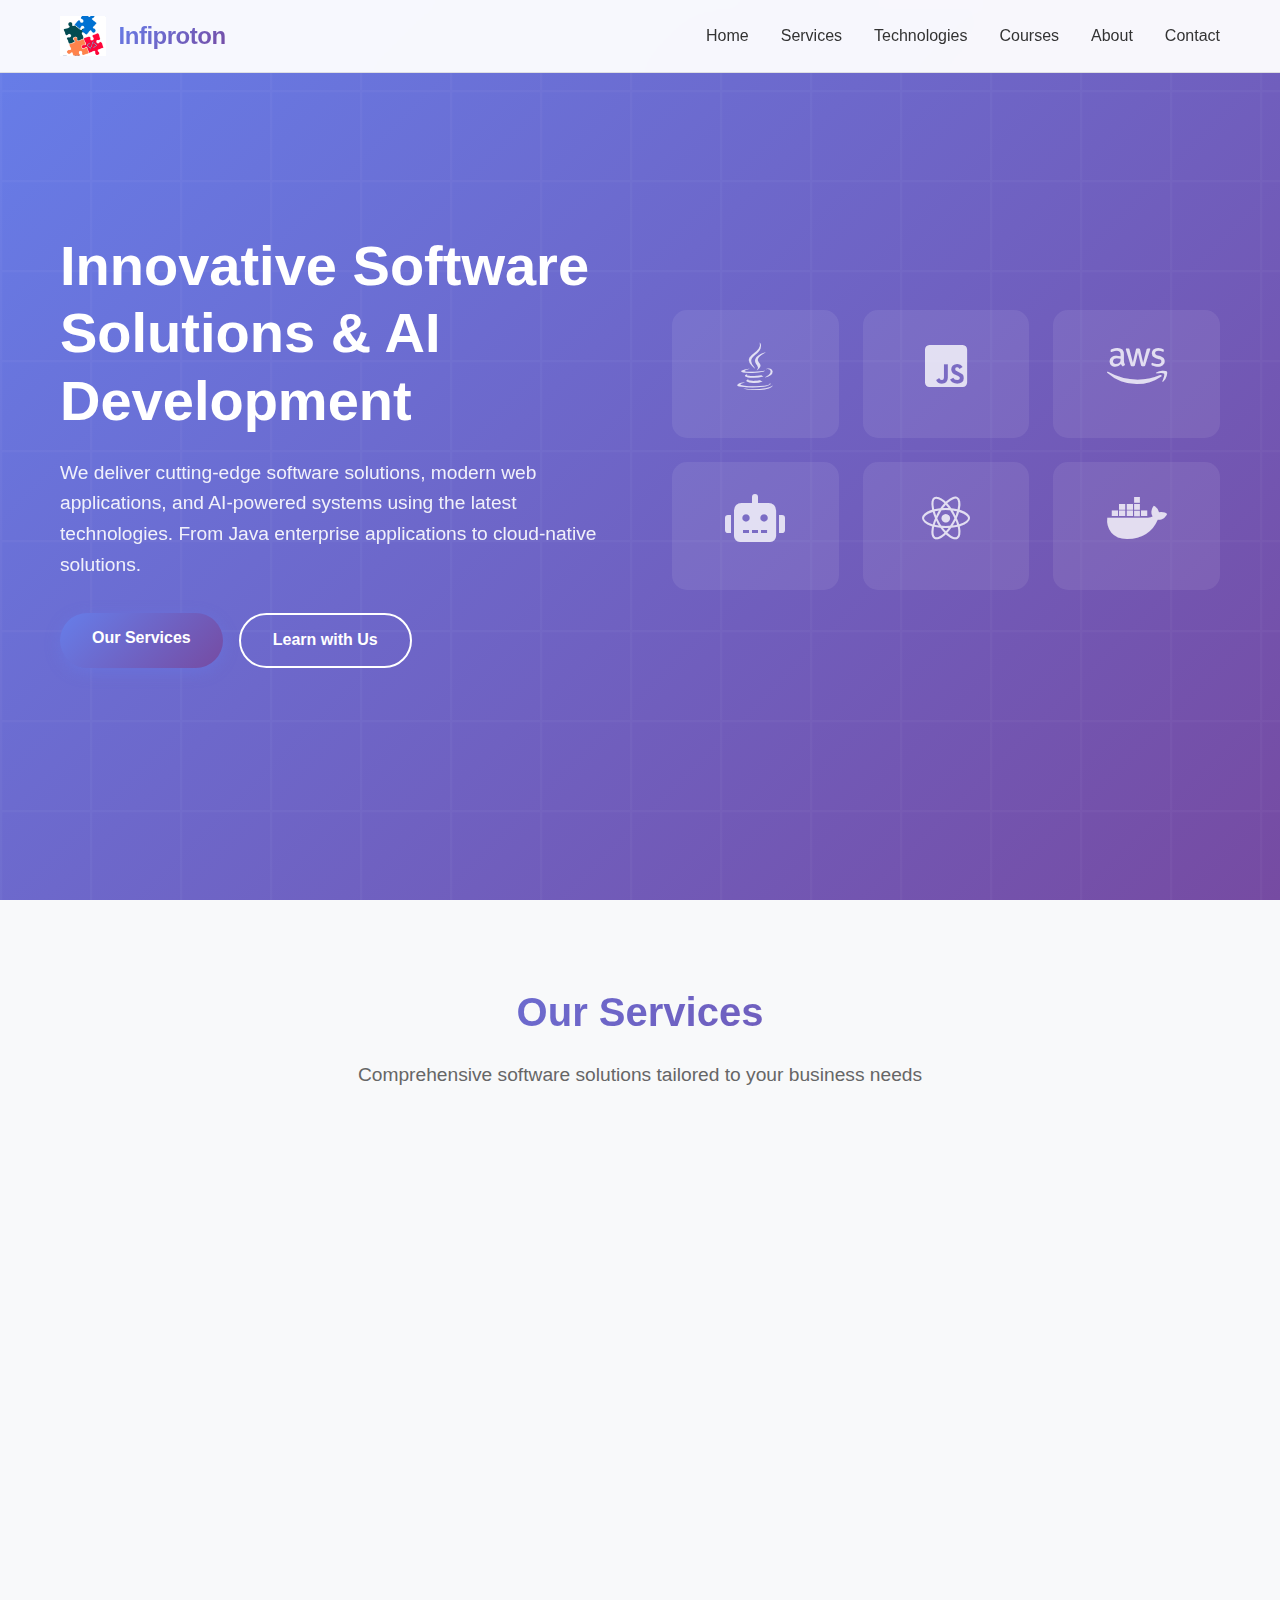
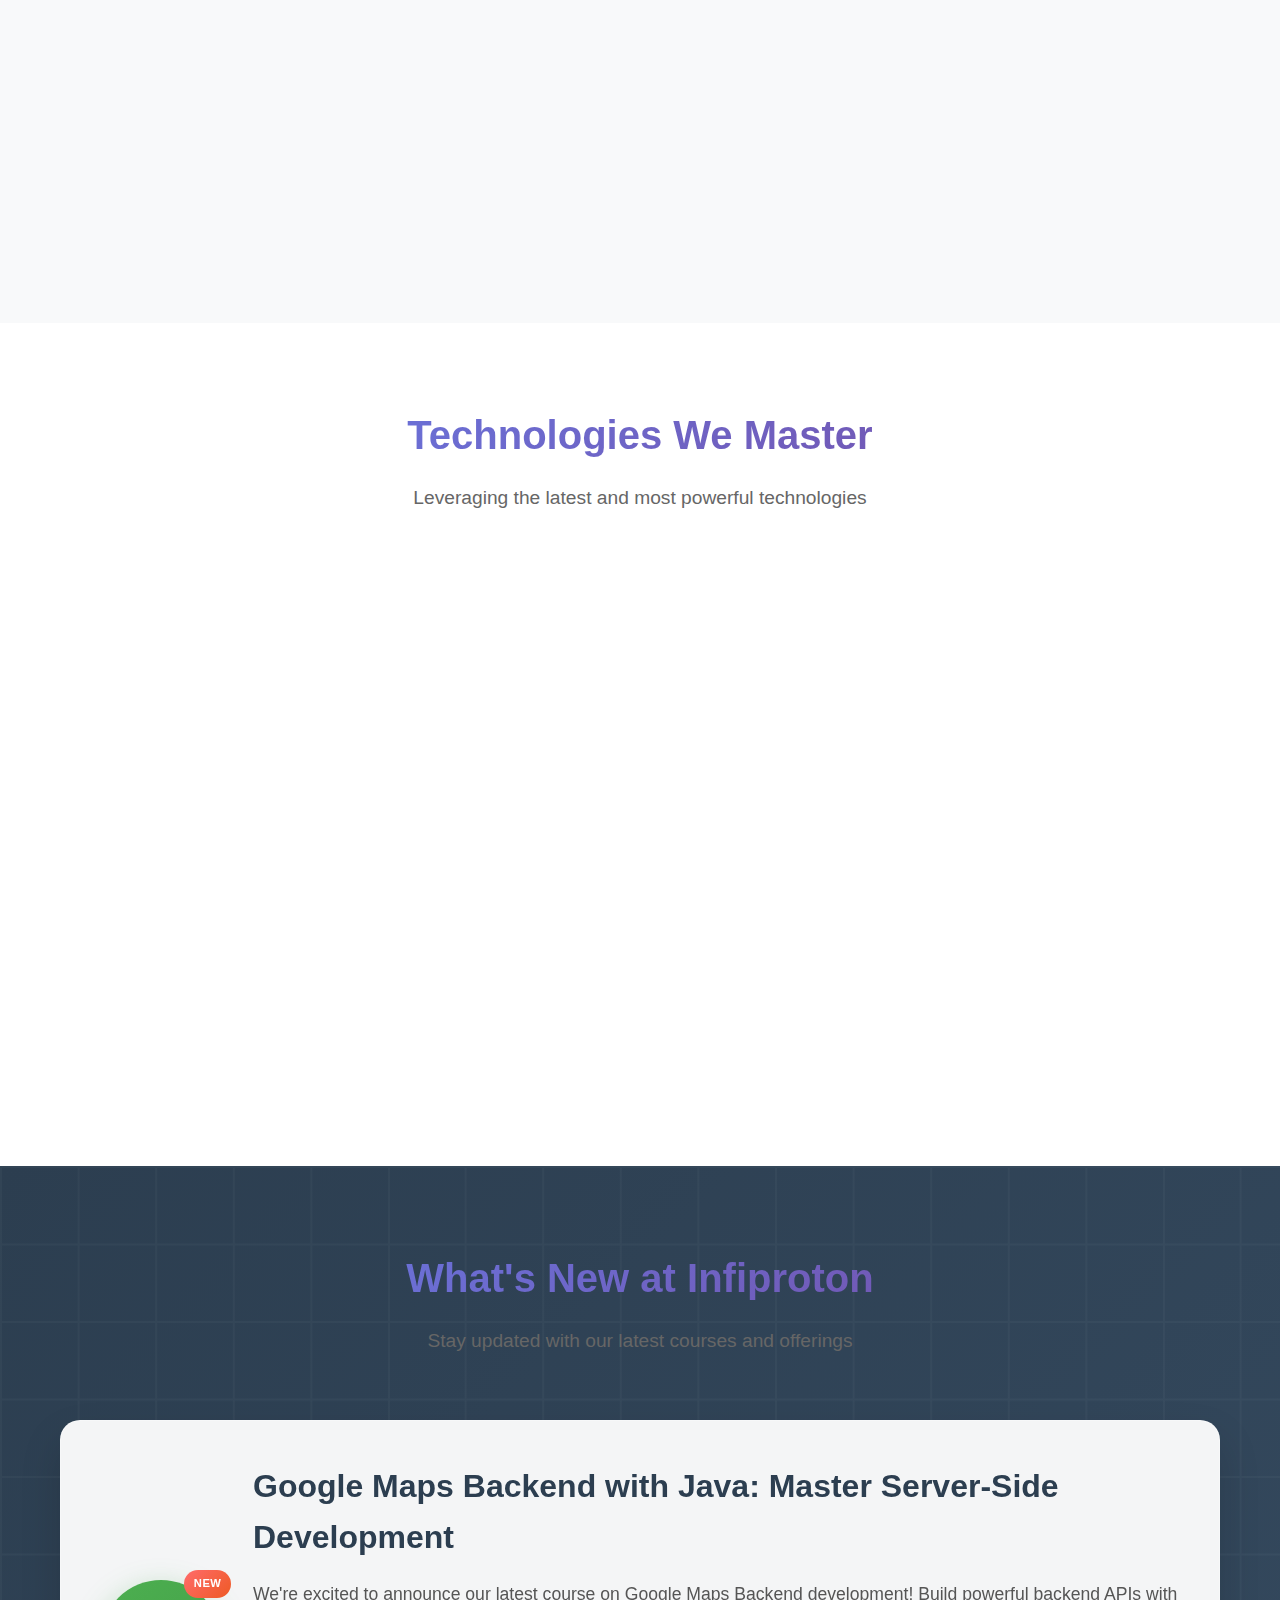
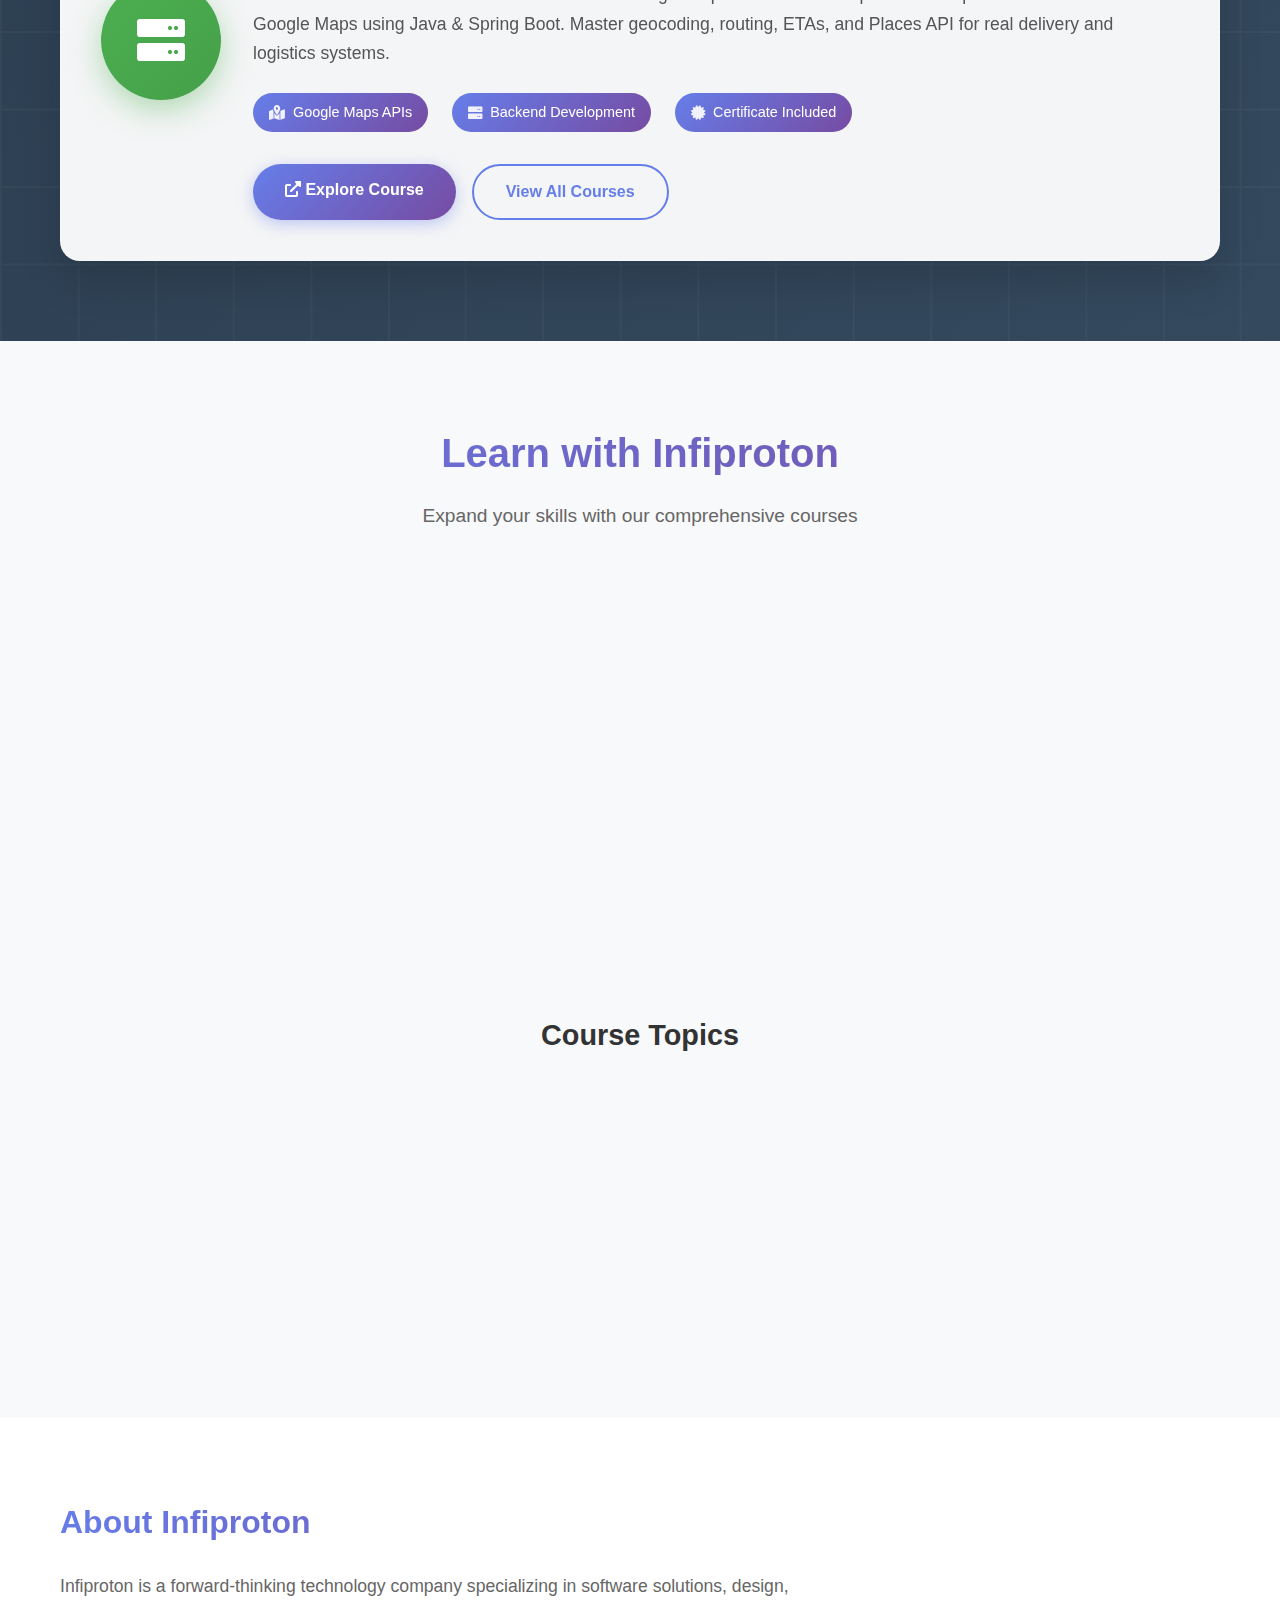
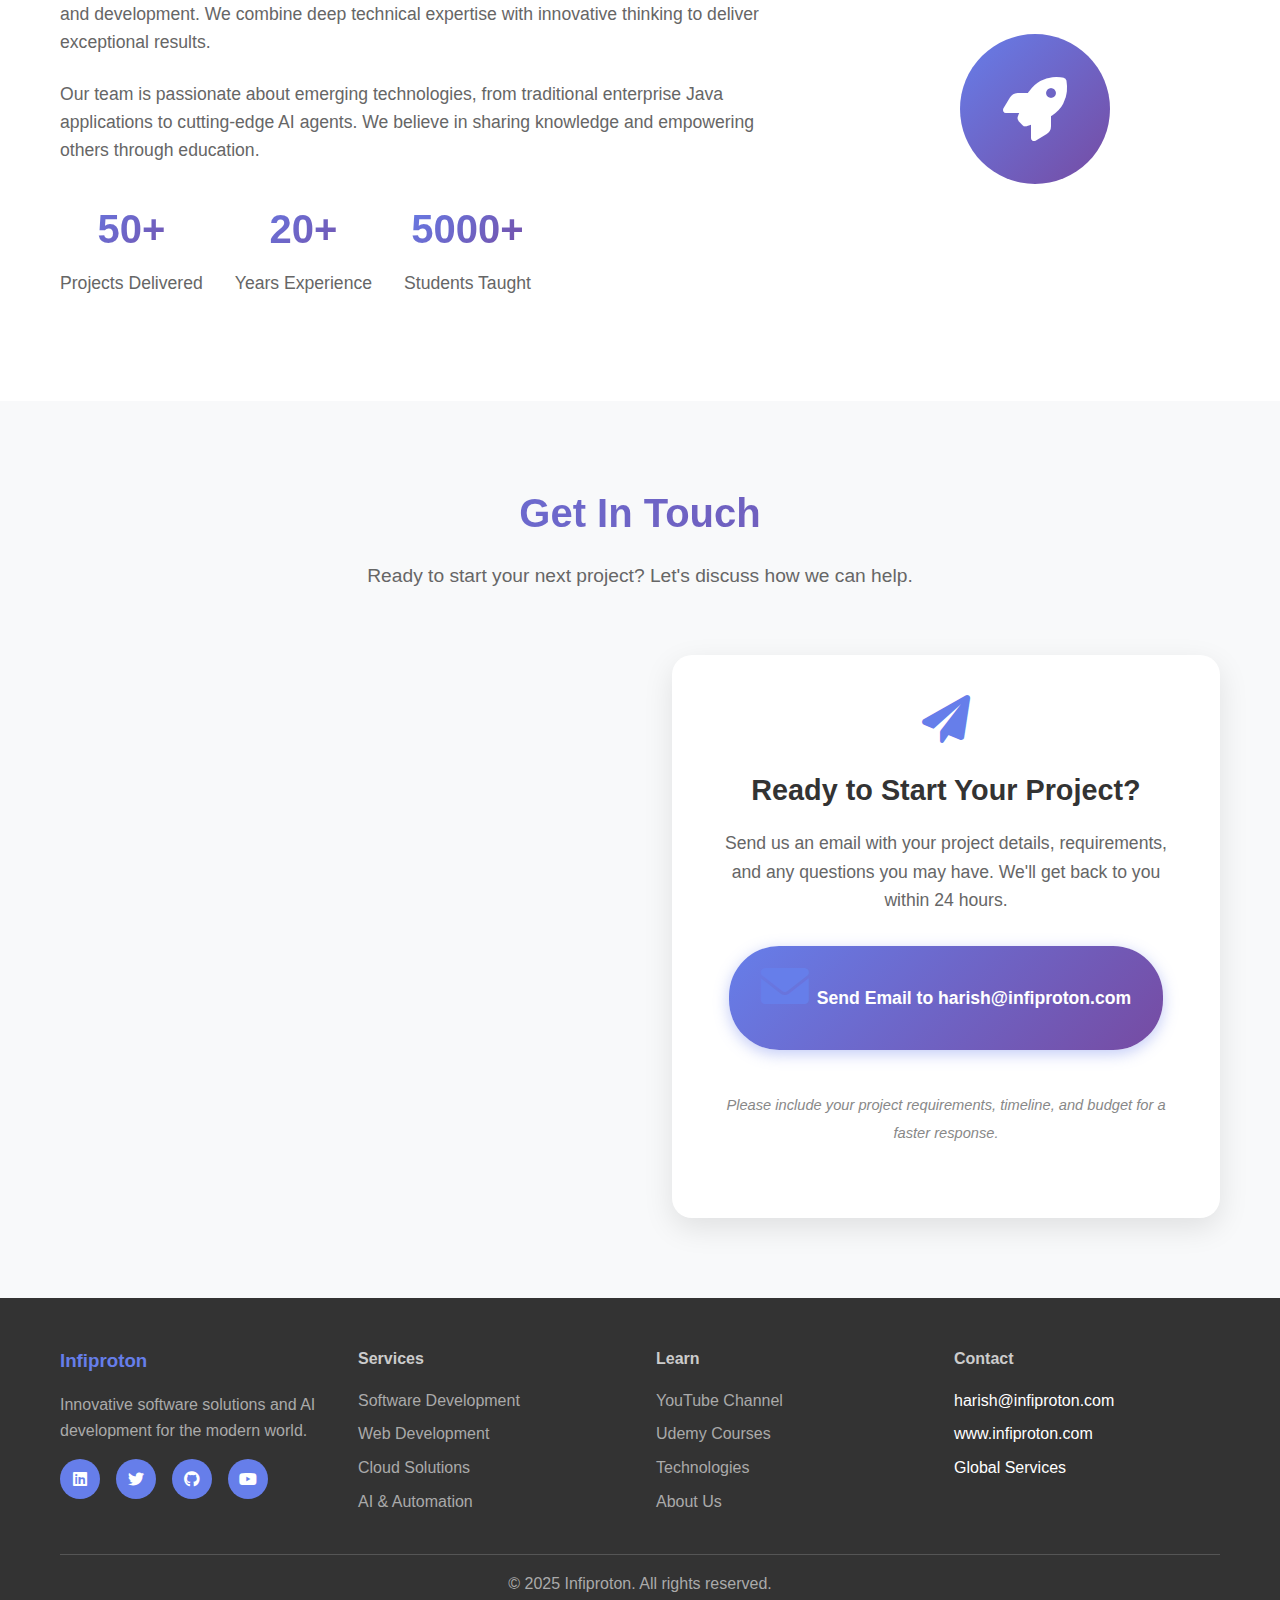
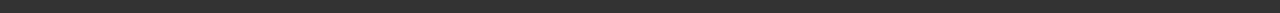
<file: index.html>
<!DOCTYPE html>
<html lang="en">
<head>
    <meta charset="UTF-8">
    <meta name="viewport" content="width=device-width, initial-scale=1.0">
    <title>Infiproton - Software Solutions & Development</title>
    <link rel="stylesheet" href="styles.css">
    <link href="https://cdnjs.cloudflare.com/ajax/libs/font-awesome/6.0.0/css/all.min.css" rel="stylesheet">
</head>
<body>
    <!-- Header -->
    <header class="header">
        <nav class="navbar">
            <div class="nav-container">
                <div class="nav-logo">
                    <a href="index.html">
                        <img src="images/infiproton-logo.png" alt="Infiproton" class="logo-img">
                        <span class="logo-text">Infiproton</span>
                    </a>
                </div>
                <ul class="nav-menu">
                    <li><a href="#home">Home</a></li>
                    <li><a href="#services">Services</a></li>
                    <li><a href="#technologies">Technologies</a></li>
                    <li><a href="#courses">Courses</a></li>
                    <li><a href="#about">About</a></li>
                    <li><a href="#contact">Contact</a></li>
                </ul>
                <div class="hamburger">
                    <span class="bar"></span>
                    <span class="bar"></span>
                    <span class="bar"></span>
                </div>
            </div>
        </nav>
    </header>

    <!-- Hero Section -->
    <section id="home" class="hero">
        <div class="hero-container">
            <div class="hero-content">
                <h1>Innovative Software Solutions & AI Development</h1>
                <p>We deliver cutting-edge software solutions, modern web applications, and AI-powered systems using the latest technologies. From Java enterprise applications to cloud-native solutions.</p>
                <div class="hero-buttons">
                    <a href="#services" class="btn btn-primary">Our Services</a>
                    <a href="#courses" class="btn btn-secondary">Learn with Us</a>
                </div>
            </div>
            <div class="hero-visual">
                <div class="tech-grid">
                    <div class="tech-item"><i class="fab fa-java"></i></div>
                    <div class="tech-item"><i class="fab fa-js-square"></i></div>
                    <div class="tech-item"><i class="fab fa-aws"></i></div>
                    <div class="tech-item"><i class="fas fa-robot"></i></div>
                    <div class="tech-item"><i class="fab fa-react"></i></div>
                    <div class="tech-item"><i class="fab fa-docker"></i></div>
                </div>
            </div>
        </div>
    </section>

    <!-- Services Section -->
    <section id="services" class="services">
        <div class="container">
            <div class="section-header">
                <h2>Our Services</h2>
                <p>Comprehensive software solutions tailored to your business needs</p>
            </div>
            <div class="services-grid">
                <div class="service-card">
                    <div class="service-icon">
                        <i class="fas fa-code"></i>
                    </div>
                    <h3>Software Development</h3>
                    <p>Custom software solutions using Java, Spring Boot, and modern frameworks. Enterprise-grade applications built for scalability and performance.</p>
                </div>
                <div class="service-card">
                    <div class="service-icon">
                        <i class="fas fa-globe"></i>
                    </div>
                    <h3>Web Development</h3>
                    <p>Modern, responsive web applications using JavaScript, React, Node.js, and cutting-edge web technologies.</p>
                </div>
                <div class="service-card">
                    <div class="service-icon">
                        <i class="fas fa-cloud"></i>
                    </div>
                    <h3>Cloud Solutions</h3>
                    <p>Cloud-native applications and migration services for AWS, Azure, and Google Cloud Platform. Scalable and secure infrastructure.</p>
                </div>
                <div class="service-card">
                    <div class="service-icon">
                        <i class="fas fa-robot"></i>
                    </div>
                    <h3>AI & Automation</h3>
                    <p>AI agents, machine learning solutions, and intelligent automation systems to streamline your business processes.</p>
                </div>
                <div class="service-card">
                    <div class="service-icon">
                        <i class="fas fa-paint-brush"></i>
                    </div>
                    <h3>UI/UX Design</h3>
                    <p>User-centered design solutions that create intuitive and engaging digital experiences for your customers.</p>
                </div>
                <div class="service-card">
                    <div class="service-icon">
                        <i class="fas fa-cogs"></i>
                    </div>
                    <h3>DevOps & Integration</h3>
                    <p>CI/CD pipelines, containerization, and seamless integration solutions to accelerate your development lifecycle.</p>
                </div>
            </div>
        </div>
    </section>

    <!-- Technologies Section -->
    <section id="technologies" class="technologies">
        <div class="container">
            <div class="section-header">
                <h2>Technologies We Master</h2>
                <p>Leveraging the latest and most powerful technologies</p>
            </div>
            <div class="tech-categories">
                <div class="tech-category">
                    <h3><i class="fas fa-server"></i> Backend</h3>
                    <div class="tech-tags">
                        <span class="tech-tag">Java</span>
                        <span class="tech-tag">Spring Boot</span>
                        <span class="tech-tag">Node.js</span>
                        <span class="tech-tag">Python</span>
                        <span class="tech-tag">Microservices</span>
                    </div>
                </div>
                <div class="tech-category">
                    <h3><i class="fas fa-desktop"></i> Frontend</h3>
                    <div class="tech-tags">
                        <span class="tech-tag">JavaScript</span>
                        <span class="tech-tag">React</span>
                        <span class="tech-tag">Vue.js</span>
                        <span class="tech-tag">TypeScript</span>
                        <span class="tech-tag">HTML5/CSS3</span>
                    </div>
                </div>
                <div class="tech-category">
                    <h3><i class="fas fa-cloud"></i> Cloud Platforms</h3>
                    <div class="tech-tags">
                        <span class="tech-tag">AWS</span>
                        <span class="tech-tag">Azure</span>
                        <span class="tech-tag">Google Cloud</span>
                        <span class="tech-tag">Docker</span>
                        <span class="tech-tag">Kubernetes</span>
                    </div>
                </div>
                <div class="tech-category">
                    <h3><i class="fas fa-brain"></i> AI & ML</h3>
                    <div class="tech-tags">
                        <span class="tech-tag">TensorFlow</span>
                        <span class="tech-tag">Spring AI</span>
                        <span class="tech-tag">OpenAI</span>
                        <span class="tech-tag">LangChain</span>
                        <span class="tech-tag">AI Agents</span>
                    </div>
                </div>
            </div>
        </div>
    </section>

    <!-- What's New Section -->
    <section id="whats-new" class="whats-new">
        <div class="container">
            <div class="section-header">
                <h2>What's New at Infiproton</h2>
                <p>Stay updated with our latest courses and offerings</p>
            </div>
            <div class="new-content">
                <div class="new-item featured-new">
                    <div class="new-icon">
                        <i class="fas fa-server"></i>
                        <div class="new-badge-header">NEW</div>
                    </div>
                    <div class="new-details">
                        <h3>Google Maps Backend with Java: Master Server-Side Development</h3>
                        <p>We're excited to announce our latest course on Google Maps Backend development! Build powerful backend APIs with Google Maps using Java & Spring Boot. Master geocoding, routing, ETAs, and Places API for real delivery and logistics systems.</p>
                        <div class="new-features">
                            <div class="feature-item">
                                <i class="fas fa-map-marked-alt"></i>
                                <span>Google Maps APIs</span>
                            </div>
                            <div class="feature-item">
                                <i class="fas fa-server"></i>
                                <span>Backend Development</span>
                            </div>
                            <div class="feature-item">
                                <i class="fas fa-certificate"></i>
                                <span>Certificate Included</span>
                            </div>
                        </div>
                        <div class="new-actions">
                            <a href="https://www.udemy.com/course/google-maps-backend-java/?referralCode=2D10BDB01D6755548464" class="btn btn-primary" target="_blank">
                                <i class="fas fa-external-link-alt"></i> Explore Course
                            </a>
                            <a href="courses.html" class="btn btn-outline">
                                View All Courses
                            </a>
                        </div>
                    </div>
                </div>
            </div>
        </div>
    </section>

    <!-- Courses Section -->
    <section id="courses" class="courses">
        <div class="container">
            <div class="section-header">
                <h2>Learn with Infiproton</h2>
                <p>Expand your skills with our comprehensive courses</p>
            </div>
            <div class="courses-content">
                <div class="course-platforms">
                    <div class="platform-card">
                        <div class="platform-icon">
                            <i class="fab fa-youtube"></i>
                        </div>
                        <h3>YouTube Channel</h3>
                        <p>Free tutorials and tech insights covering Java, JavaScript, cloud technologies, and AI development.</p>
                        <a href="https://www.youtube.com/@InfiprotonTech" class="btn btn-outline" id="youtube-link" target="_blank">Visit Channel</a>
                    </div>
                    <div class="platform-card">
                        <div class="platform-icon">
                            <i class="fas fa-graduation-cap"></i>
                        </div>
                        <h3>Udemy Courses</h3>
                        <p>In-depth, structured courses designed to take you from beginner to expert in modern technologies.</p>
                        <a href="courses.html" class="btn btn-outline" id="udemy-link">View Courses</a>
                    </div>
                </div>
                <div class="course-topics">
                    <h3>Course Topics</h3>
                    <div class="topics-grid">
                        <div class="topic-item">
                            <i class="fab fa-java"></i>
                            <span>Java & Spring Boot</span>
                        </div>
                        <div class="topic-item">
                            <i class="fab fa-js-square"></i>
                            <span>JavaScript & React</span>
                        </div>
                        <div class="topic-item">
                            <i class="fab fa-aws"></i>
                            <span>Cloud Computing</span>
                        </div>
                        <div class="topic-item">
                            <i class="fas fa-robot"></i>
                            <span>AI & Machine Learning</span>
                        </div>
                        <div class="topic-item">
                            <i class="fab fa-docker"></i>
                            <span>DevOps & Containers</span>
                        </div>
                        <div class="topic-item">
                            <i class="fas fa-database"></i>
                            <span>Database Design</span>
                        </div>
                    </div>
                </div>
            </div>
        </div>
    </section>

    <!-- About Section -->
    <section id="about" class="about">
        <div class="container">
            <div class="about-content">
                <div class="about-text">
                    <h2>About Infiproton</h2>
                    <p>Infiproton is a forward-thinking technology company specializing in software solutions, design, and development. We combine deep technical expertise with innovative thinking to deliver exceptional results.</p>
                    <p>Our team is passionate about emerging technologies, from traditional enterprise Java applications to cutting-edge AI agents. We believe in sharing knowledge and empowering others through education.</p>
                    <div class="stats">
                        <div class="stat-item">
                            <h3>50+</h3>
                            <p>Projects Delivered</p>
                        </div>
                        <div class="stat-item">
                            <h3>20+</h3>
                            <p>Years Experience</p>
                        </div>
                        <div class="stat-item">
                            <h3>5000+</h3>
                            <p>Students Taught</p>
                        </div>
                    </div>
                </div>
                <div class="about-visual">
                    <div class="about-image">
                        <i class="fas fa-rocket"></i>
                    </div>
                </div>
            </div>
        </div>
    </section>

    <!-- Contact Section -->
    <section id="contact" class="contact">
        <div class="container">
            <div class="section-header">
                <h2>Get In Touch</h2>
                <p>Ready to start your next project? Let's discuss how we can help.</p>
            </div>
            <div class="contact-content">
                <div class="contact-info">
                    <div class="contact-item">
                        <i class="fas fa-envelope"></i>
                        <div>
                            <h4>Email</h4>
                            <p>harish@infiproton.com</p>
                        </div>
                    </div>
                    <div class="contact-item">
                        <i class="fas fa-globe"></i>
                        <div>
                            <h4>Website</h4>
                            <p>www.infiproton.com</p>
                        </div>
                    </div>
                    <div class="contact-item">
                        <i class="fas fa-map-marker-alt"></i>
                        <div>
                            <h4>Services</h4>
                            <p>Global Remote & On-site</p>
                        </div>
                    </div>
                </div>
                <div class="contact-message">
                    <div class="email-cta">
                        <i class="fas fa-paper-plane"></i>
                        <h3>Ready to Start Your Project?</h3>
                        <p>Send us an email with your project details, requirements, and any questions you may have. We'll get back to you within 24 hours.</p>
                        <a href="mailto:harish@infiproton.com" class="btn btn-primary">
                            <i class="fas fa-envelope"></i>
                            Send Email to harish@infiproton.com
                        </a>
                        <p class="email-note">
                            <small>Please include your project requirements, timeline, and budget for a faster response.</small>
                        </p>
                    </div>
                </div>
            </div>
        </div>
    </section>

    <!-- Footer -->
    <footer class="footer">
        <div class="container">
            <div class="footer-content">
                <div class="footer-section">
                    <h3>Infiproton</h3>
                    <p>Innovative software solutions and AI development for the modern world.</p>
                    <div class="social-links">
                        <a href="#"><i class="fab fa-linkedin"></i></a>
                        <a href="#"><i class="fab fa-twitter"></i></a>
                        <a href="#"><i class="fab fa-github"></i></a>
                        <a href="#" id="footer-youtube"><i class="fab fa-youtube"></i></a>
                    </div>
                </div>
                <div class="footer-section">
                    <h4>Services</h4>
                    <ul>
                        <li><a href="#services">Software Development</a></li>
                        <li><a href="#services">Web Development</a></li>
                        <li><a href="#services">Cloud Solutions</a></li>
                        <li><a href="#services">AI & Automation</a></li>
                    </ul>
                </div>
                <div class="footer-section">
                    <h4>Learn</h4>
                    <ul>
                        <li><a href="#" id="footer-youtube-link">YouTube Channel</a></li>
                        <li><a href="#" id="footer-udemy-link">Udemy Courses</a></li>
                        <li><a href="#technologies">Technologies</a></li>
                        <li><a href="#about">About Us</a></li>
                    </ul>
                </div>
                <div class="footer-section">
                    <h4>Contact</h4>
                    <ul>
                        <li>harish@infiproton.com</li>
                        <li>www.infiproton.com</li>
                        <li>Global Services</li>
                    </ul>
                </div>
            </div>
            <div class="footer-bottom">
                <p>&copy; 2025 Infiproton. All rights reserved.</p>
            </div>
        </div>
    </footer>

    <script src="script.js"></script>
</body>
</html>
</file>
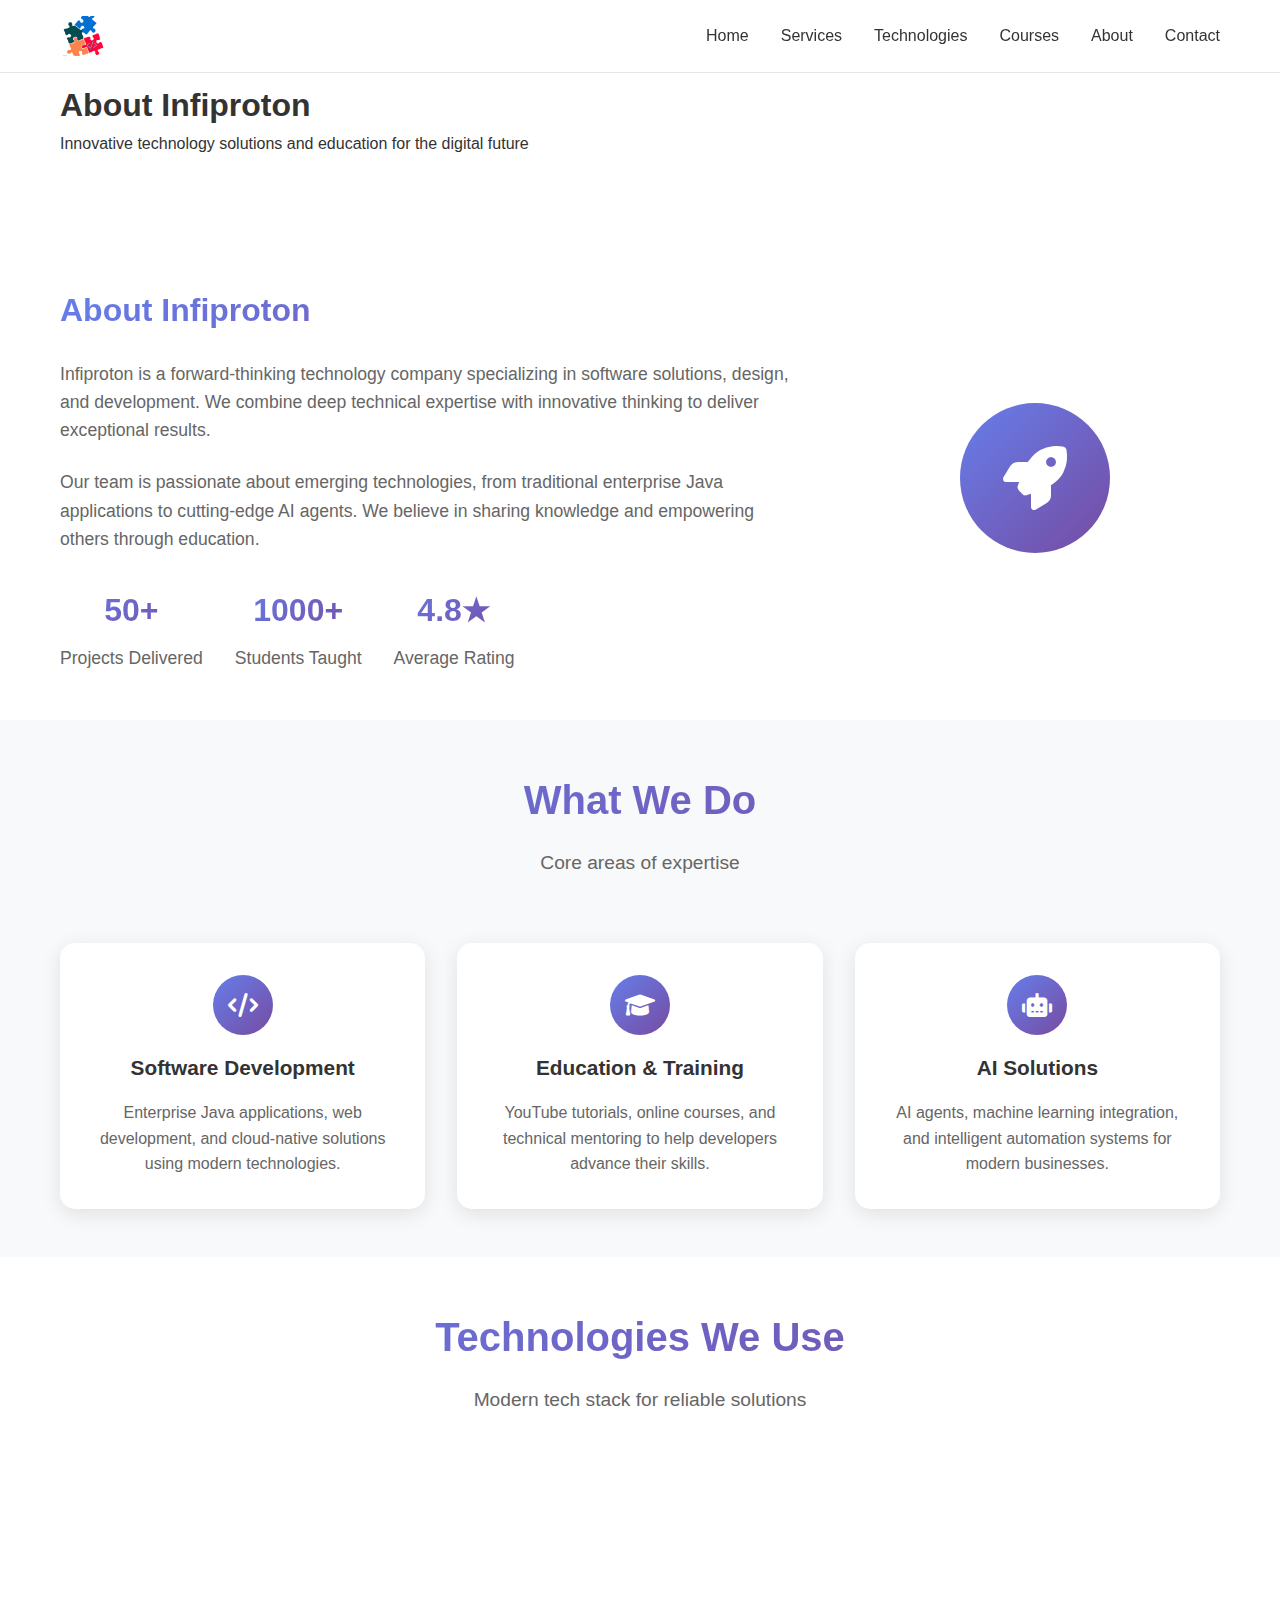
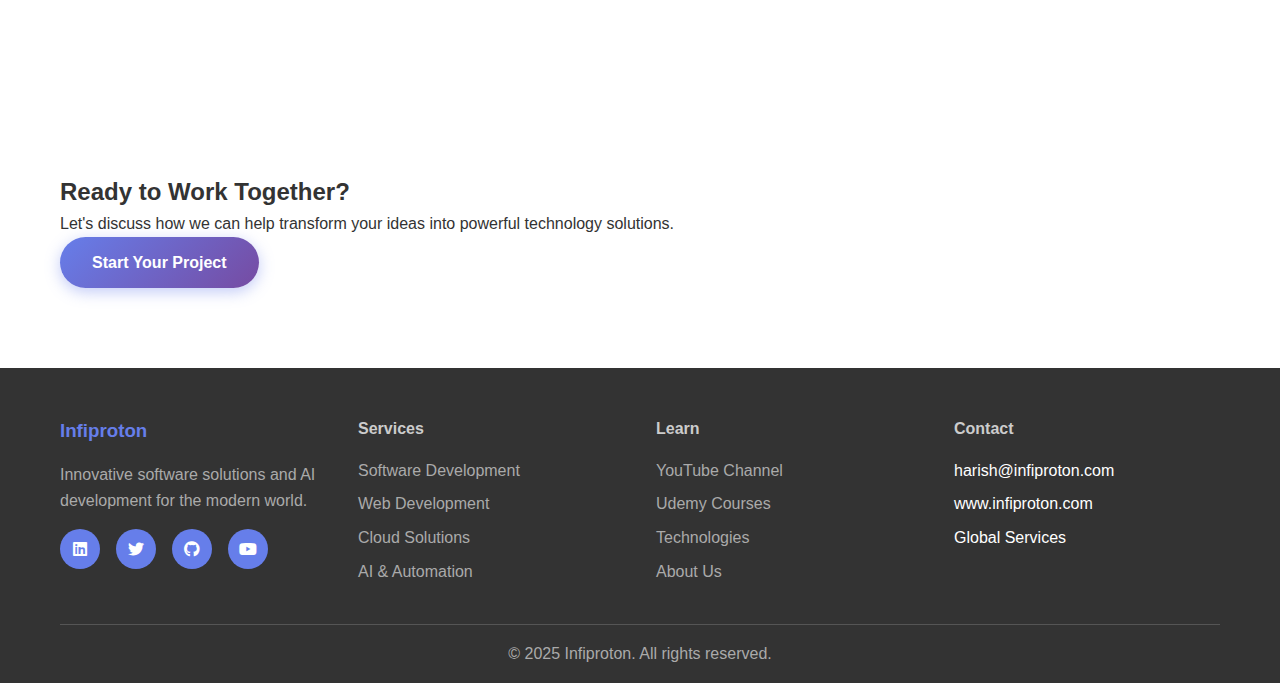
<file: about.html>
<!DOCTYPE html>
<html lang="en">
<head>
    <meta charset="UTF-8">
    <meta name="viewport" content="width=device-width, initial-scale=1.0">
    <title>About - Infiproton</title>
    <link rel="stylesheet" href="styles.css">
    <link href="https://cdnjs.cloudflare.com/ajax/libs/font-awesome/6.0.0/css/all.min.css" rel="stylesheet">
</head>
<body>
    <!-- Header -->
    <header class="header">
        <nav class="navbar">
            <div class="nav-container">
                <div class="nav-logo">
                    <a href="index.html">
                        <img src="images/infiproton-logo.png" alt="Infiproton" class="logo-img">
                    </a>
                </div>
                <ul class="nav-menu">
                    <li><a href="index.html">Home</a></li>
                    <li><a href="services.html">Services</a></li>
                    <li><a href="index.html#technologies">Technologies</a></li>
                    <li><a href="courses.html">Courses</a></li>
                    <li><a href="about.html" class="active">About</a></li>
                    <li><a href="index.html#contact">Contact</a></li>
                </ul>
                <div class="hamburger">
                    <span class="bar"></span>
                    <span class="bar"></span>
                    <span class="bar"></span>
                </div>
            </div>
        </nav>
    </header>

    <!-- Page Header -->
    <section class="page-header">
        <div class="container">
            <h1>About Infiproton</h1>
            <p>Innovative technology solutions and education for the digital future</p>
        </div>
    </section>

    <!-- About Section -->
    <section class="about-main">
        <div class="container">
            <div class="about-content">
                <div class="about-text">
                    <h2>About Infiproton</h2>
                    <p>Infiproton is a forward-thinking technology company specializing in software solutions, design, and development. We combine deep technical expertise with innovative thinking to deliver exceptional results.</p>

                    <p>Our team is passionate about emerging technologies, from traditional enterprise Java applications to cutting-edge AI agents. We believe in sharing knowledge and empowering others through education.</p>

                    <div class="key-stats">
                        <div class="stat-item">
                            <h3>50+</h3>
                            <p>Projects Delivered</p>
                        </div>
                        <div class="stat-item">
                            <h3>1000+</h3>
                            <p>Students Taught</p>
                        </div>
                        <div class="stat-item">
                            <h3>4.8★</h3>
                            <p>Average Rating</p>
                        </div>
                    </div>
                </div>
                <div class="about-visual">
                    <div class="about-image">
                        <i class="fas fa-rocket"></i>
                    </div>
                </div>
            </div>
        </div>
    </section>

    <!-- Services Overview -->
    <section class="services-overview">
        <div class="container">
            <div class="section-header">
                <h2>What We Do</h2>
                <p>Core areas of expertise</p>
            </div>

            <div class="services-grid-simple">
                <div class="service-item">
                    <div class="service-icon">
                        <i class="fas fa-code"></i>
                    </div>
                    <h3>Software Development</h3>
                    <p>Enterprise Java applications, web development, and cloud-native solutions using modern technologies.</p>
                </div>

                <div class="service-item">
                    <div class="service-icon">
                        <i class="fas fa-graduation-cap"></i>
                    </div>
                    <h3>Education & Training</h3>
                    <p>YouTube tutorials, online courses, and technical mentoring to help developers advance their skills.</p>
                </div>

                <div class="service-item">
                    <div class="service-icon">
                        <i class="fas fa-robot"></i>
                    </div>
                    <h3>AI Solutions</h3>
                    <p>AI agents, machine learning integration, and intelligent automation systems for modern businesses.</p>
                </div>
            </div>
        </div>
    </section>

    <!-- Technologies -->
    <section class="tech-section">
        <div class="container">
            <div class="section-header">
                <h2>Technologies We Use</h2>
                <p>Modern tech stack for reliable solutions</p>
            </div>

            <div class="tech-grid-simple">
                <div class="tech-category">
                    <h4><i class="fas fa-server"></i> Backend</h4>
                    <div class="tech-tags">
                        <span>Java</span>
                        <span>Spring Boot</span>
                        <span>Node.js</span>
                        <span>Python</span>
                    </div>
                </div>

                <div class="tech-category">
                    <h4><i class="fas fa-desktop"></i> Frontend</h4>
                    <div class="tech-tags">
                        <span>JavaScript</span>
                        <span>React</span>
                        <span>TypeScript</span>
                        <span>HTML5/CSS3</span>
                    </div>
                </div>

                <div class="tech-category">
                    <h4><i class="fas fa-cloud"></i> Cloud & AI</h4>
                    <div class="tech-tags">
                        <span>AWS</span>
                        <span>Azure</span>
                        <span>Docker</span>
                        <span>AI/ML</span>
                    </div>
                </div>
            </div>
        </div>
    </section>

    <!-- CTA Section -->
    <section class="cta-section">
        <div class="container">
            <div class="cta-content">
                <h2>Ready to Work Together?</h2>
                <p>Let's discuss how we can help transform your ideas into powerful technology solutions.</p>
                <a href="index.html#contact" class="btn btn-primary">Start Your Project</a>
            </div>
        </div>
    </section>

    <!-- Footer -->
    <footer class="footer">
        <div class="container">
            <div class="footer-content">
                <div class="footer-section">
                    <h3>Infiproton</h3>
                    <p>Innovative software solutions and AI development for the modern world.</p>
                    <div class="social-links">
                        <a href="#"><i class="fab fa-linkedin"></i></a>
                        <a href="#"><i class="fab fa-twitter"></i></a>
                        <a href="#"><i class="fab fa-github"></i></a>
                        <a href="#"><i class="fab fa-youtube"></i></a>
                    </div>
                </div>
                <div class="footer-section">
                    <h4>Services</h4>
                    <ul>
                        <li><a href="services.html">Software Development</a></li>
                        <li><a href="services.html">Web Development</a></li>
                        <li><a href="services.html">Cloud Solutions</a></li>
                        <li><a href="services.html">AI & Automation</a></li>
                    </ul>
                </div>
                <div class="footer-section">
                    <h4>Learn</h4>
                    <ul>
                        <li><a href="#">YouTube Channel</a></li>
                        <li><a href="#">Udemy Courses</a></li>
                        <li><a href="index.html#technologies">Technologies</a></li>
                        <li><a href="about.html">About Us</a></li>
                    </ul>
                </div>
                <div class="footer-section">
                    <h4>Contact</h4>
                    <ul>
                        <li>harish@infiproton.com</li>
                        <li>www.infiproton.com</li>
                        <li>Global Services</li>
                    </ul>
                </div>
            </div>
            <div class="footer-bottom">
                <p>&copy; 2025 Infiproton. All rights reserved.</p>
            </div>
        </div>
    </footer>

    <script src="script.js"></script>
</body>
</html>
</file>
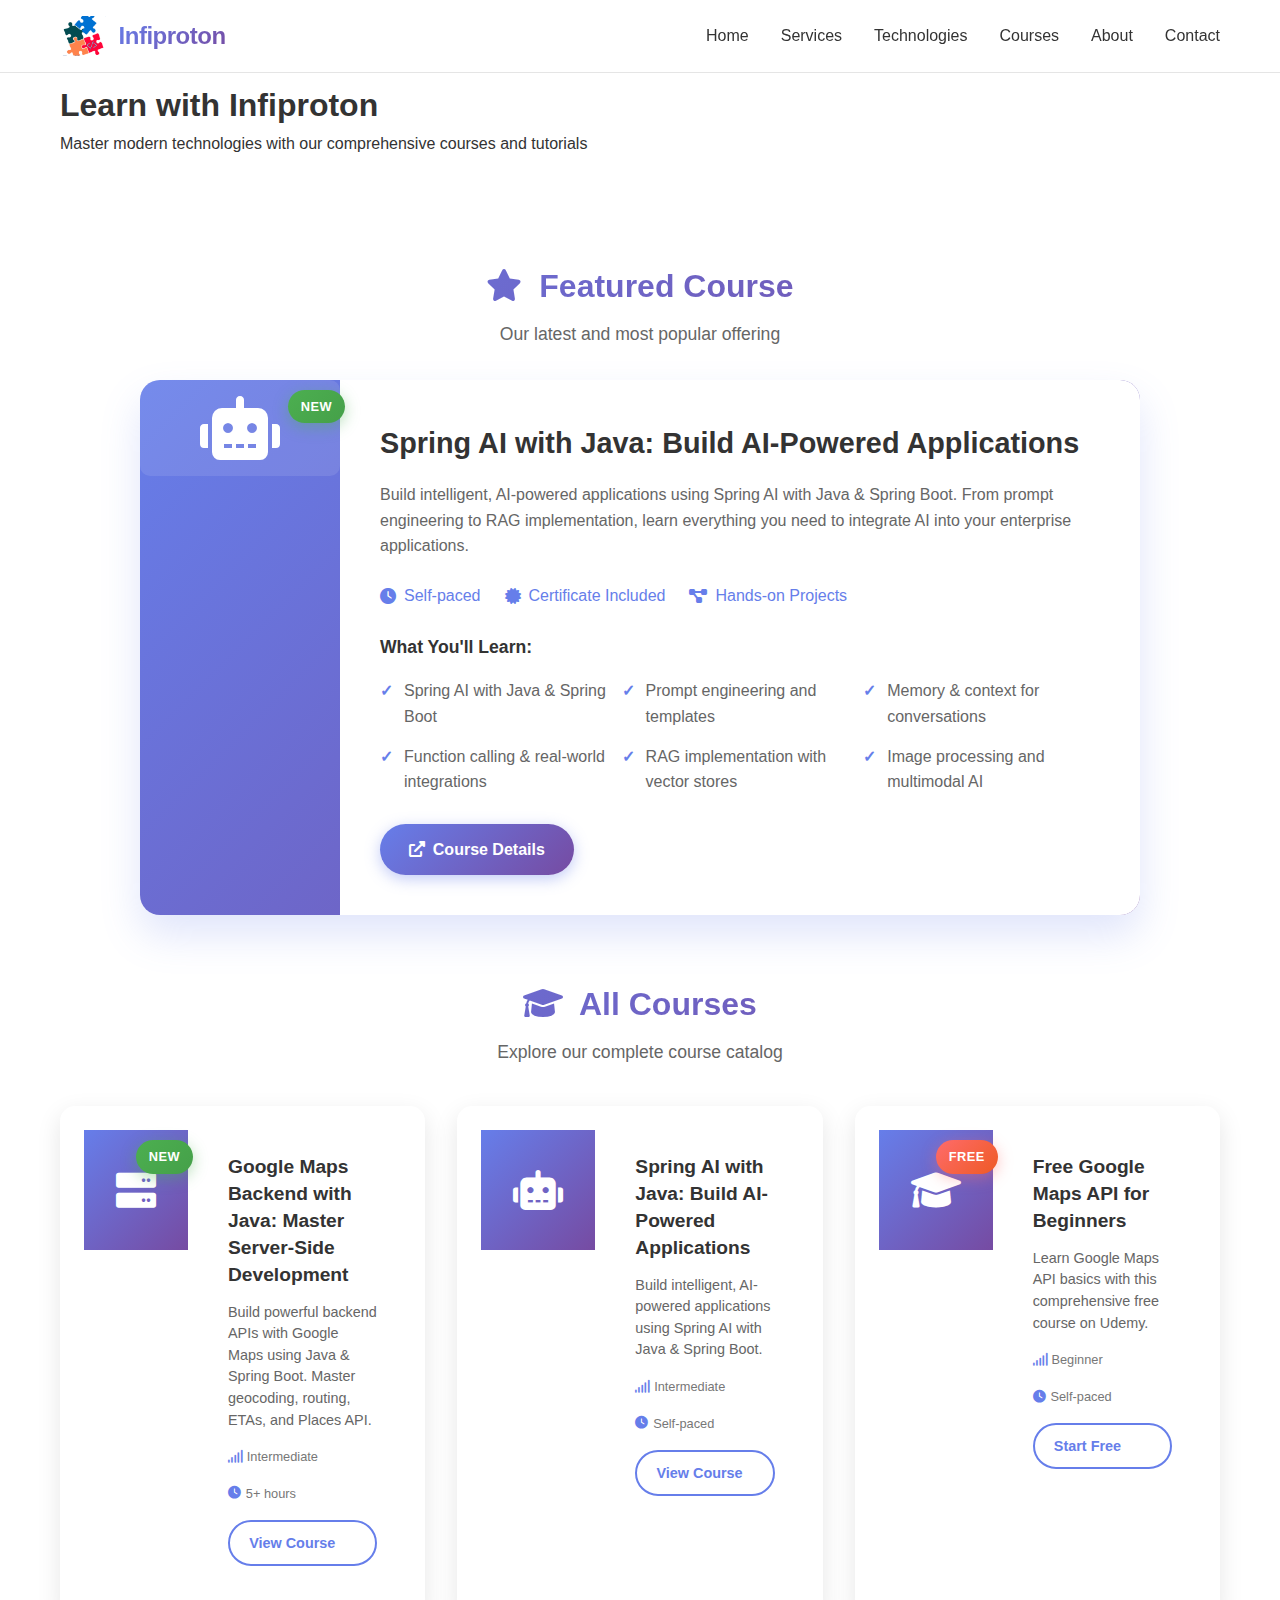
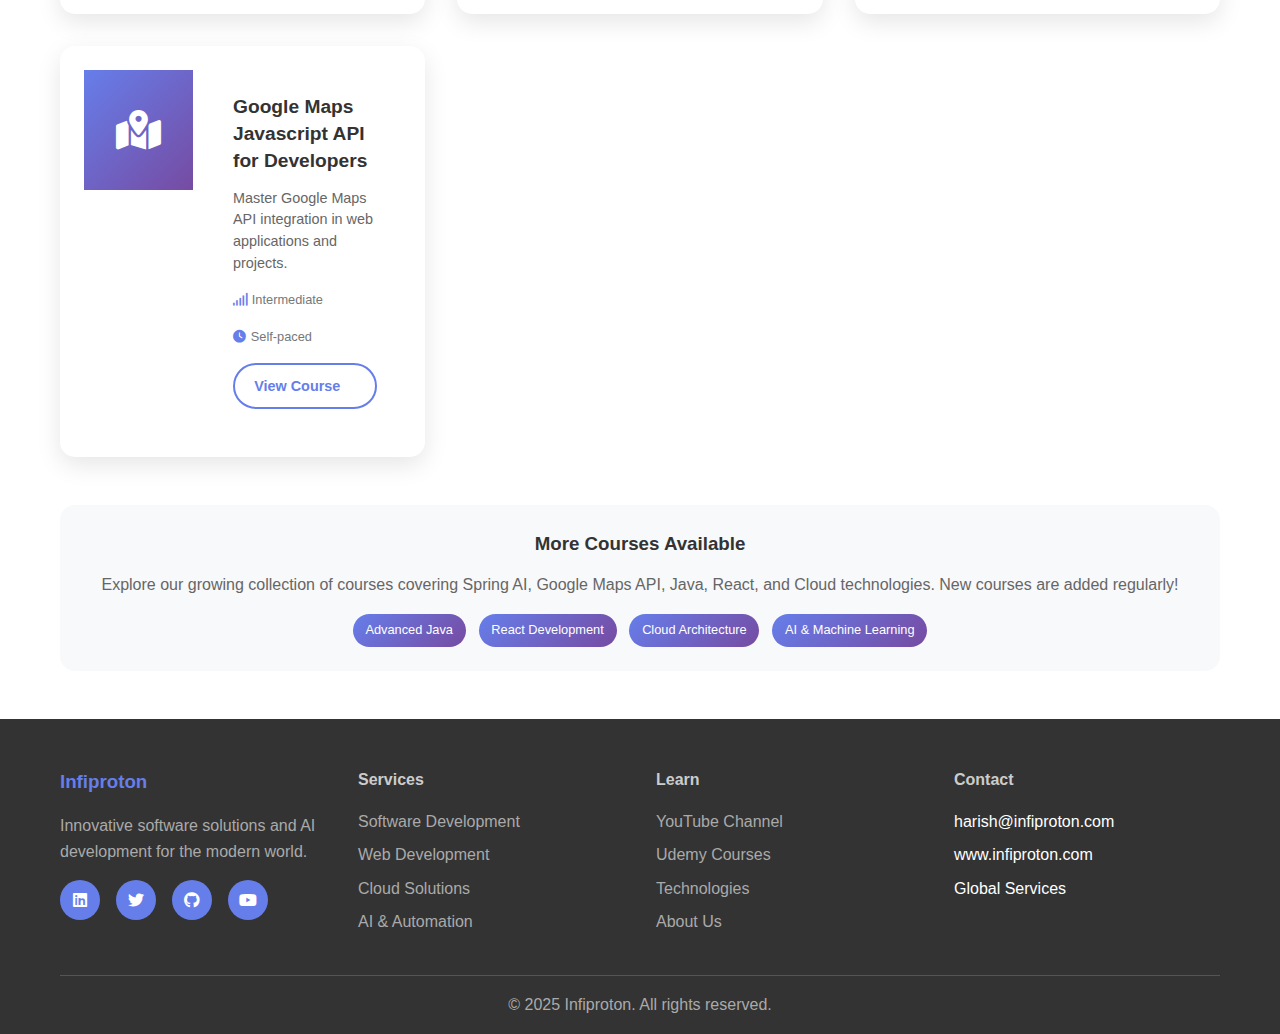
<file: courses.html>
<!DOCTYPE html>
<html lang="en">
<head>
    <meta charset="UTF-8">
    <meta name="viewport" content="width=device-width, initial-scale=1.0">
    <title>Courses - Infiproton</title>
    <link rel="stylesheet" href="styles.css">
    <link href="https://cdnjs.cloudflare.com/ajax/libs/font-awesome/6.0.0/css/all.min.css" rel="stylesheet">
</head>
<body>
    <!-- Header -->
    <header class="header">
        <nav class="navbar">
            <div class="nav-container">
                <div class="nav-logo">
                    <a href="index.html">
                        <img src="images/infiproton-logo.png" alt="Infiproton" class="logo-img">
                        <span class="logo-text">Infiproton</span>
                    </a>
                </div>
                <ul class="nav-menu">
                    <li><a href="index.html">Home</a></li>
                    <li><a href="services.html">Services</a></li>
                    <li><a href="index.html#technologies">Technologies</a></li>
                    <li><a href="courses.html" class="active">Courses</a></li>
                    <li><a href="about.html">About</a></li>
                    <li><a href="index.html#contact">Contact</a></li>
                </ul>
                <div class="hamburger">
                    <span class="bar"></span>
                    <span class="bar"></span>
                    <span class="bar"></span>
                </div>
            </div>
        </nav>
    </header>

    <!-- Page Header -->
    <section class="page-header">
        <div class="container">
            <h1>Learn with Infiproton</h1>
            <p>Master modern technologies with our comprehensive courses and tutorials</p>
        </div>
    </section>

    <!-- Course Showcase -->
    <section class="course-showcase">
        <div class="container">
            <!-- Featured Course Section -->
            <div class="featured-section">
                <div class="section-header">
                    <h2><i class="fas fa-star"></i> Featured Course</h2>
                    <p>Our latest and most popular offering</p>
                </div>
                
                <div class="featured-course-hero">
                    <div class="course-image">
                        <i class="fas fa-robot"></i>
                        <div class="new-badge">NEW</div>
                    </div>
                    <div class="course-info">
                        <h3>Spring AI with Java: Build AI-Powered Applications</h3>
                        <p>Build intelligent, AI-powered applications using Spring AI with Java & Spring Boot. From prompt engineering to RAG implementation, learn everything you need to integrate AI into your enterprise applications.</p>

                        <div class="course-details">
                            <div class="detail-item">
                                <i class="fas fa-clock"></i>
                                <span>Self-paced</span>
                            </div>
                            <div class="detail-item">
                                <i class="fas fa-certificate"></i>
                                <span>Certificate Included</span>
                            </div>
                            <div class="detail-item">
                                <i class="fas fa-project-diagram"></i>
                                <span>Hands-on Projects</span>
                            </div>
                        </div>

                        <div class="course-topics">
                            <h4>What You'll Learn:</h4>
                            <ul>
                                <li>Spring AI with Java & Spring Boot</li>
                                <li>Prompt engineering and templates</li>
                                <li>Memory & context for conversations</li>
                                <li>Function calling & real-world integrations</li>
                                <li>RAG implementation with vector stores</li>
                                <li>Image processing and multimodal AI</li>
                            </ul>
                        </div>

                        <a href="http://springai.infiproton.com/" class="btn btn-primary course-btn" target="_blank">
                            <i class="fas fa-external-link-alt"></i> Course Details
                        </a>
                    </div>
                </div>
            </div>

            <!-- All Courses Section -->
            <div class="all-courses-section">
                <div class="section-header">
                    <h2><i class="fas fa-graduation-cap"></i> All Courses</h2>
                    <p>Explore our complete course catalog</p>
                </div>

                <div class="course-grid">
                    <div class="course-card">
                        <div class="course-image-card">
                            <i class="fas fa-server"></i>
                            <div class="new-badge">NEW</div>
                        </div>
                        <div class="course-content">
                            <h4>Google Maps Backend with Java: Master Server-Side Development</h4>
                            <p>Build powerful backend APIs with Google Maps using Java & Spring Boot. Master geocoding, routing, ETAs, and Places API.</p>
                            <div class="course-meta">
                                <span class="course-level"><i class="fas fa-signal"></i> Intermediate</span>
                                <span class="course-duration"><i class="fas fa-clock"></i> 5+ hours</span>
                            </div>
                            <a href="https://www.udemy.com/course/google-maps-backend-java/?referralCode=2D10BDB01D6755548464" class="btn btn-outline btn-small" target="_blank">View Course</a>
                        </div>
                    </div>

                    <div class="course-card">
                        <div class="course-image-card">
                            <i class="fas fa-robot"></i>
                        </div>
                        <div class="course-content">
                            <h4>Spring AI with Java: Build AI-Powered Applications</h4>
                            <p>Build intelligent, AI-powered applications using Spring AI with Java & Spring Boot.</p>
                            <div class="course-meta">
                                <span class="course-level"><i class="fas fa-signal"></i> Intermediate</span>
                                <span class="course-duration"><i class="fas fa-clock"></i> Self-paced</span>
                            </div>
                            <a href="http://springai.infiproton.com/" class="btn btn-outline btn-small" target="_blank">View Course</a>
                        </div>
                    </div>

                    <div class="course-card">
                        <div class="course-image-card">
                            <i class="fas fa-graduation-cap"></i>
                            <div class="free-badge">FREE</div>
                        </div>
                        <div class="course-content">
                            <h4>Free Google Maps API for Beginners</h4>
                            <p>Learn Google Maps API basics with this comprehensive free course on Udemy.</p>
                            <div class="course-meta">
                                <span class="course-level"><i class="fas fa-signal"></i> Beginner</span>
                                <span class="course-duration"><i class="fas fa-clock"></i> Self-paced</span>
                            </div>
                            <a href="https://www.udemy.com/course/free-google-maps-api-course-for-beginners" class="btn btn-outline btn-small" target="_blank">Start Free</a>
                        </div>
                    </div>

                    <div class="course-card">
                        <div class="course-image-card">
                            <i class="fas fa-map-marked-alt"></i>
                        </div>
                        <div class="course-content">
                            <h4>Google Maps Javascript API for Developers</h4>
                            <p>Master Google Maps API integration in web applications and projects.</p>
                            <div class="course-meta">
                                <span class="course-level"><i class="fas fa-signal"></i> Intermediate</span>
                                <span class="course-duration"><i class="fas fa-clock"></i> Self-paced</span>
                            </div>
                            <a href="https://google-maps.infiproton.com/" class="btn btn-outline btn-small" target="_blank">View Course</a>
                        </div>
                    </div>
                </div>
            </div>

            <div class="more-courses">
                <h3>More Courses Available</h3>
                <p>Explore our growing collection of courses covering Spring AI, Google Maps API, Java, React, and Cloud technologies. New courses are added regularly!</p>
                <div class="upcoming-topics">
                    <span class="topic-tag">Advanced Java</span>
                    <span class="topic-tag">React Development</span>
                    <span class="topic-tag">Cloud Architecture</span>
                    <span class="topic-tag">AI & Machine Learning</span>
                </div>
            </div>
        </div>
    </section>

    <!-- Footer -->
    <footer class="footer">
        <div class="container">
            <div class="footer-content">
                <div class="footer-section">
                    <h3>Infiproton</h3>
                    <p>Innovative software solutions and AI development for the modern world.</p>
                    <div class="social-links">
                        <a href="#"><i class="fab fa-linkedin"></i></a>
                        <a href="#"><i class="fab fa-twitter"></i></a>
                        <a href="#"><i class="fab fa-github"></i></a>
                        <a href="#"><i class="fab fa-youtube"></i></a>
                    </div>
                </div>
                <div class="footer-section">
                    <h4>Services</h4>
                    <ul>
                        <li><a href="services.html">Software Development</a></li>
                        <li><a href="services.html">Web Development</a></li>
                        <li><a href="services.html">Cloud Solutions</a></li>
                        <li><a href="services.html">AI & Automation</a></li>
                    </ul>
                </div>
                <div class="footer-section">
                    <h4>Learn</h4>
                    <ul>
                        <li><a href="#">YouTube Channel</a></li>
                        <li><a href="#">Udemy Courses</a></li>
                        <li><a href="index.html#technologies">Technologies</a></li>
                        <li><a href="about.html">About Us</a></li>
                    </ul>
                </div>
                <div class="footer-section">
                    <h4>Contact</h4>
                    <ul>
                        <li>harish@infiproton.com</li>
                        <li>www.infiproton.com</li>
                        <li>Global Services</li>
                    </ul>
                </div>
            </div>
            <div class="footer-bottom">
                <p>&copy; 2025 Infiproton. All rights reserved.</p>
            </div>
        </div>
    </footer>

    <script src="script.js"></script>
</body>
</html>
</file>
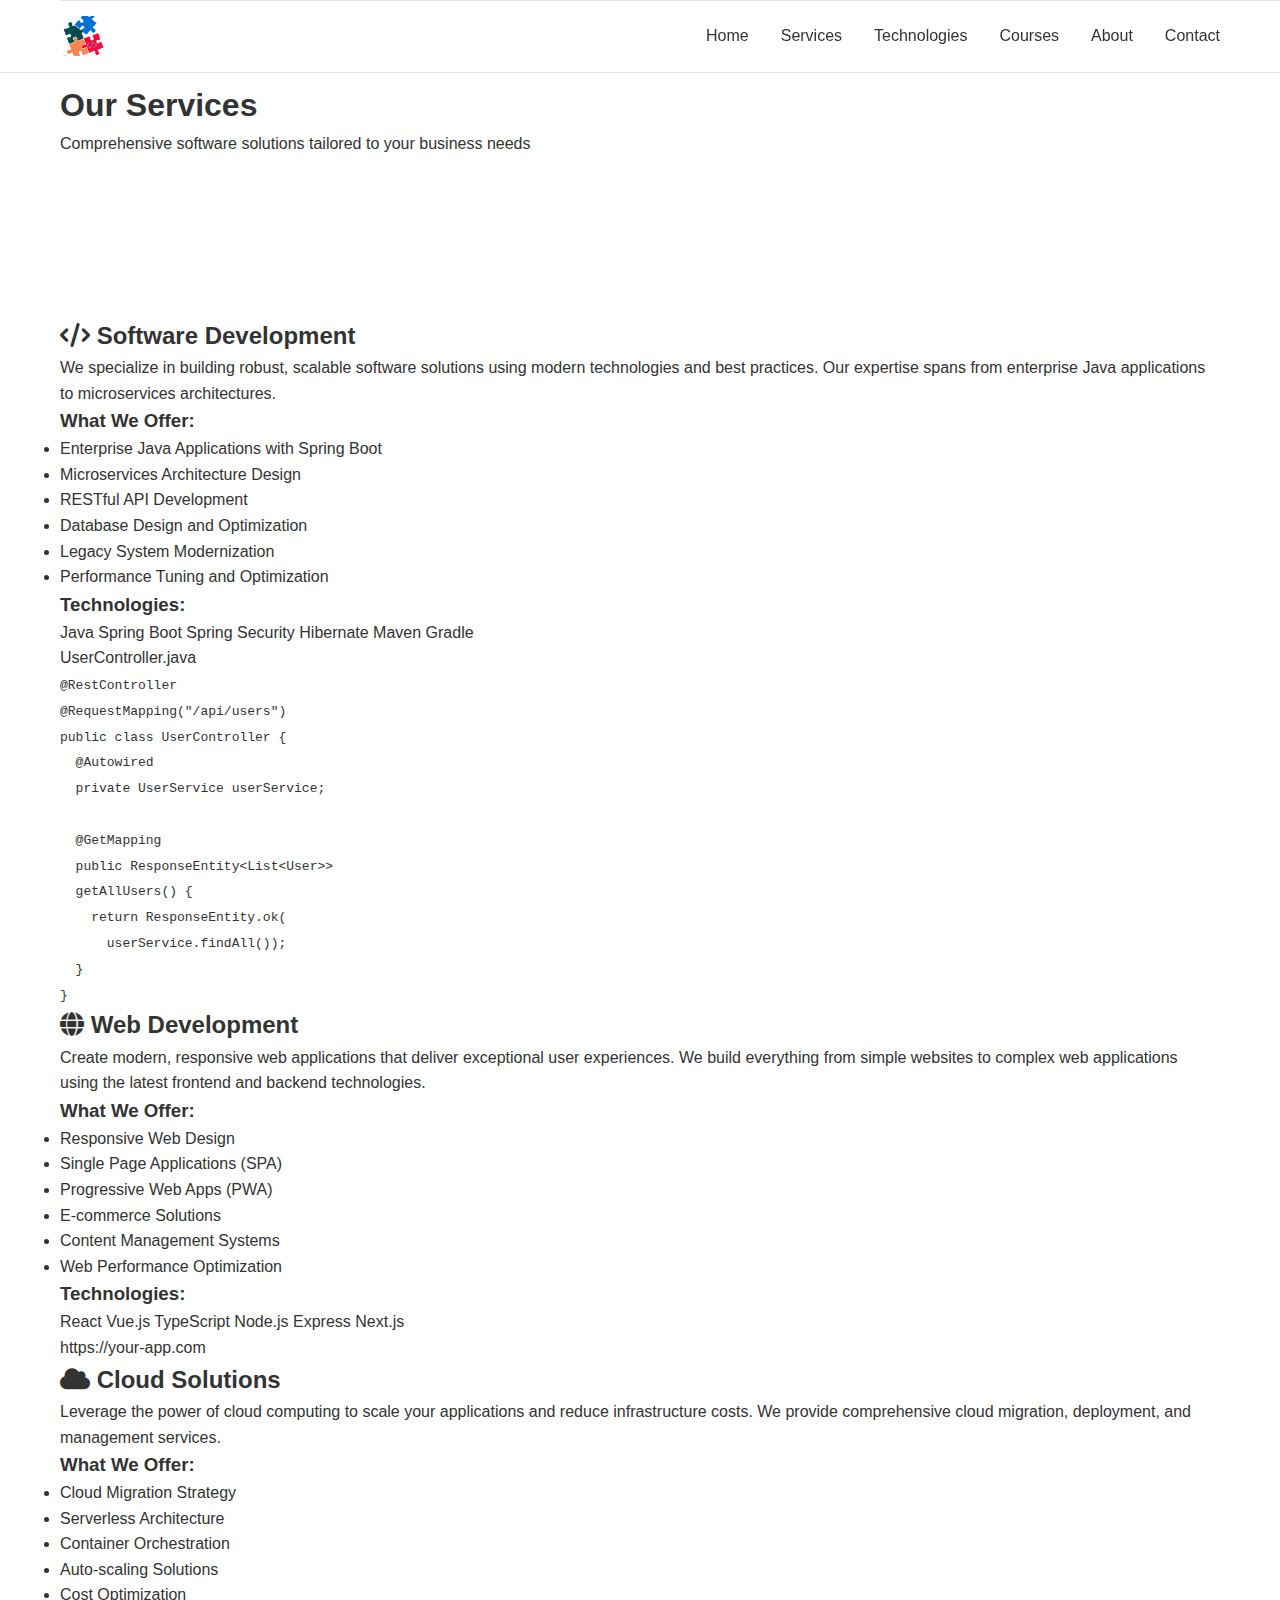
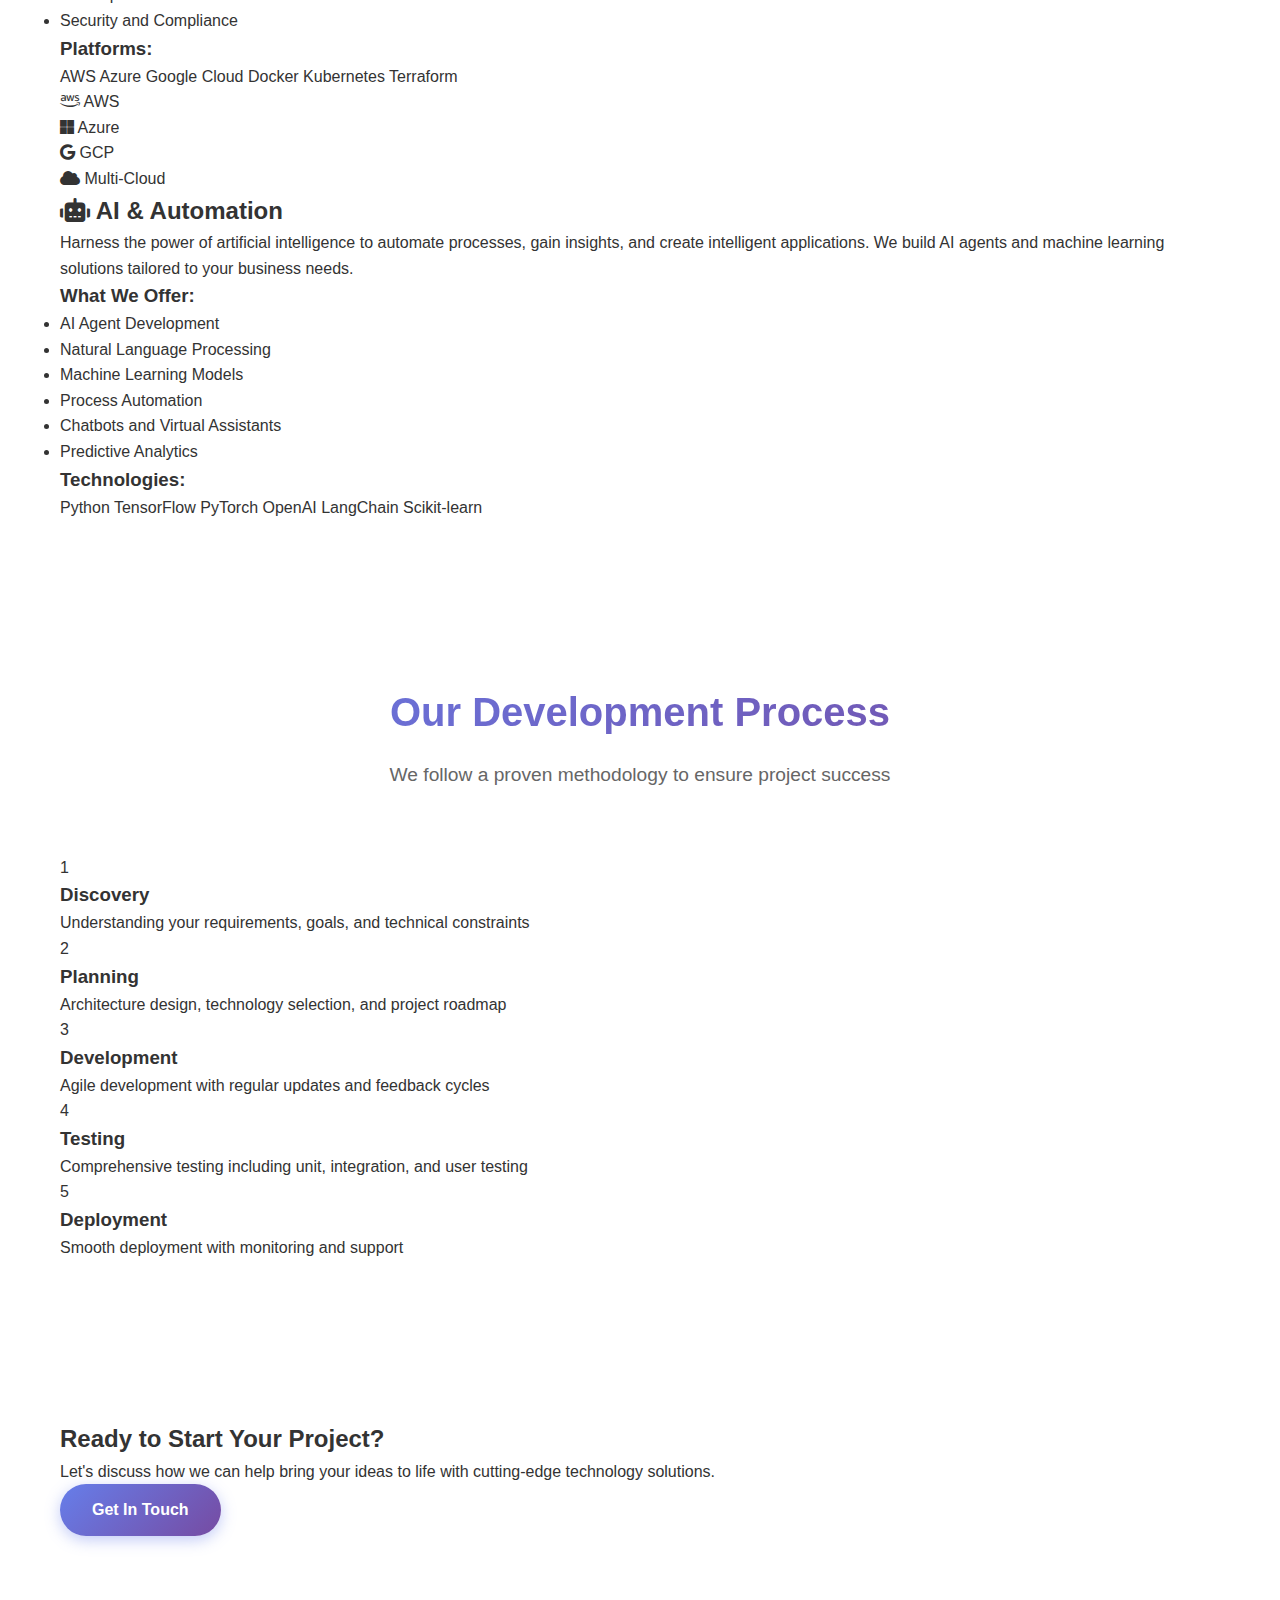
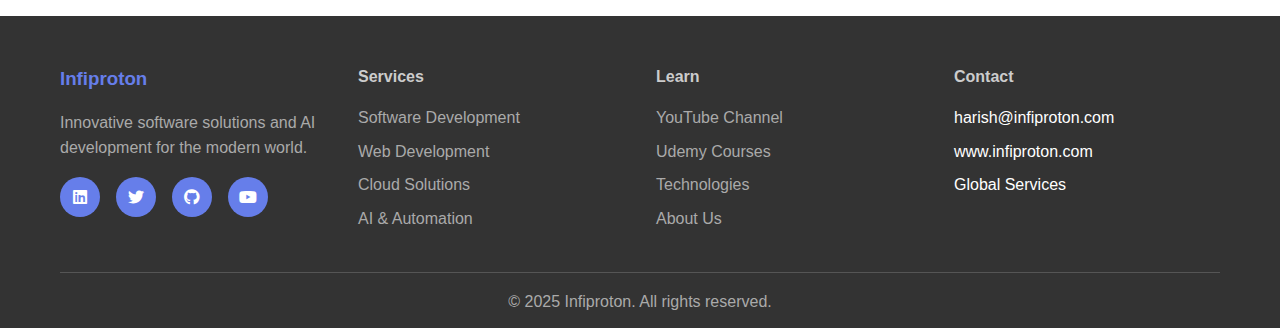
<file: services.html>
<!DOCTYPE html>
<html lang="en">
<head>
    <meta charset="UTF-8">
    <meta name="viewport" content="width=device-width, initial-scale=1.0">
    <title>Services - Infiproton</title>
    <link rel="stylesheet" href="styles.css">
    <link href="https://cdnjs.cloudflare.com/ajax/libs/font-awesome/6.0.0/css/all.min.css" rel="stylesheet">
</head>
<body>
    <!-- Header -->
    <header class="header">
        <nav class="navbar">
            <div class="nav-container">
                <div class="nav-logo">
                    <a href="index.html">
                        <img src="images/infiproton-logo.png" alt="Infiproton" class="logo-img">
                    </a>
                </div>
                <ul class="nav-menu">
                    <li><a href="index.html">Home</a></li>
                    <li><a href="services.html" class="active">Services</a></li>
                    <li><a href="index.html#technologies">Technologies</a></li>
                    <li><a href="courses.html">Courses</a></li>
                    <li><a href="about.html">About</a></li>
                    <li><a href="index.html#contact">Contact</a></li>
                </ul>
                <div class="hamburger">
                    <span class="bar"></span>
                    <span class="bar"></span>
                    <span class="bar"></span>
                </div>
            </div>
        </nav>
    </header>

    <!-- Page Header -->
    <section class="page-header">
        <div class="container">
            <h1>Our Services</h1>
            <p>Comprehensive software solutions tailored to your business needs</p>
        </div>
    </section>

    <!-- Detailed Services -->
    <section class="detailed-services">
        <div class="container">
            <!-- Software Development -->
            <div class="service-detail">
                <div class="service-content">
                    <div class="service-text">
                        <h2><i class="fas fa-code"></i> Software Development</h2>
                        <p>We specialize in building robust, scalable software solutions using modern technologies and best practices. Our expertise spans from enterprise Java applications to microservices architectures.</p>

                        <h3>What We Offer:</h3>
                        <ul>
                            <li>Enterprise Java Applications with Spring Boot</li>
                            <li>Microservices Architecture Design</li>
                            <li>RESTful API Development</li>
                            <li>Database Design and Optimization</li>
                            <li>Legacy System Modernization</li>
                            <li>Performance Tuning and Optimization</li>
                        </ul>

                        <h3>Technologies:</h3>
                        <div class="tech-badges">
                            <span>Java</span>
                            <span>Spring Boot</span>
                            <span>Spring Security</span>
                            <span>Hibernate</span>
                            <span>Maven</span>
                            <span>Gradle</span>
                        </div>
                    </div>
                    <div class="service-visual">
                        <div class="code-preview">
                            <div class="code-header">
                                <div class="code-dots">
                                    <span></span>
                                    <span></span>
                                    <span></span>
                                </div>
                                <span>UserController.java</span>
                            </div>
                            <div class="code-content">
                                <code>
@RestController<br>
@RequestMapping("/api/users")<br>
public class UserController {<br>
&nbsp;&nbsp;@Autowired<br>
&nbsp;&nbsp;private UserService userService;<br>
<br>
&nbsp;&nbsp;@GetMapping<br>
&nbsp;&nbsp;public ResponseEntity&lt;List&lt;User&gt;&gt;<br>
&nbsp;&nbsp;getAllUsers() {<br>
&nbsp;&nbsp;&nbsp;&nbsp;return ResponseEntity.ok(<br>
&nbsp;&nbsp;&nbsp;&nbsp;&nbsp;&nbsp;userService.findAll());<br>
&nbsp;&nbsp;}<br>
}
                                </code>
                            </div>
                        </div>
                    </div>
                </div>
            </div>

            <!-- Web Development -->
            <div class="service-detail reverse">
                <div class="service-content">
                    <div class="service-text">
                        <h2><i class="fas fa-globe"></i> Web Development</h2>
                        <p>Create modern, responsive web applications that deliver exceptional user experiences. We build everything from simple websites to complex web applications using the latest frontend and backend technologies.</p>

                        <h3>What We Offer:</h3>
                        <ul>
                            <li>Responsive Web Design</li>
                            <li>Single Page Applications (SPA)</li>
                            <li>Progressive Web Apps (PWA)</li>
                            <li>E-commerce Solutions</li>
                            <li>Content Management Systems</li>
                            <li>Web Performance Optimization</li>
                        </ul>

                        <h3>Technologies:</h3>
                        <div class="tech-badges">
                            <span>React</span>
                            <span>Vue.js</span>
                            <span>TypeScript</span>
                            <span>Node.js</span>
                            <span>Express</span>
                            <span>Next.js</span>
                        </div>
                    </div>
                    <div class="service-visual">
                        <div class="browser-mockup">
                            <div class="browser-header">
                                <div class="browser-dots">
                                    <span></span>
                                    <span></span>
                                    <span></span>
                                </div>
                                <div class="browser-url">https://your-app.com</div>
                            </div>
                            <div class="browser-content">
                                <div class="mockup-element header"></div>
                                <div class="mockup-element sidebar"></div>
                                <div class="mockup-element main">
                                    <div class="mockup-card"></div>
                                    <div class="mockup-card"></div>
                                </div>
                            </div>
                        </div>
                    </div>
                </div>
            </div>

            <!-- Cloud Solutions -->
            <div class="service-detail">
                <div class="service-content">
                    <div class="service-text">
                        <h2><i class="fas fa-cloud"></i> Cloud Solutions</h2>
                        <p>Leverage the power of cloud computing to scale your applications and reduce infrastructure costs. We provide comprehensive cloud migration, deployment, and management services.</p>

                        <h3>What We Offer:</h3>
                        <ul>
                            <li>Cloud Migration Strategy</li>
                            <li>Serverless Architecture</li>
                            <li>Container Orchestration</li>
                            <li>Auto-scaling Solutions</li>
                            <li>Cost Optimization</li>
                            <li>Security and Compliance</li>
                        </ul>

                        <h3>Platforms:</h3>
                        <div class="tech-badges">
                            <span>AWS</span>
                            <span>Azure</span>
                            <span>Google Cloud</span>
                            <span>Docker</span>
                            <span>Kubernetes</span>
                            <span>Terraform</span>
                        </div>
                    </div>
                    <div class="service-visual">
                        <div class="cloud-diagram">
                            <div class="cloud-item">
                                <i class="fab fa-aws"></i>
                                <span>AWS</span>
                            </div>
                            <div class="cloud-item">
                                <i class="fab fa-microsoft"></i>
                                <span>Azure</span>
                            </div>
                            <div class="cloud-item">
                                <i class="fab fa-google"></i>
                                <span>GCP</span>
                            </div>
                            <div class="cloud-center">
                                <i class="fas fa-cloud"></i>
                                <span>Multi-Cloud</span>
                            </div>
                        </div>
                    </div>
                </div>
            </div>

            <!-- AI & Automation -->
            <div class="service-detail reverse">
                <div class="service-content">
                    <div class="service-text">
                        <h2><i class="fas fa-robot"></i> AI & Automation</h2>
                        <p>Harness the power of artificial intelligence to automate processes, gain insights, and create intelligent applications. We build AI agents and machine learning solutions tailored to your business needs.</p>

                        <h3>What We Offer:</h3>
                        <ul>
                            <li>AI Agent Development</li>
                            <li>Natural Language Processing</li>
                            <li>Machine Learning Models</li>
                            <li>Process Automation</li>
                            <li>Chatbots and Virtual Assistants</li>
                            <li>Predictive Analytics</li>
                        </ul>

                        <h3>Technologies:</h3>
                        <div class="tech-badges">
                            <span>Python</span>
                            <span>TensorFlow</span>
                            <span>PyTorch</span>
                            <span>OpenAI</span>
                            <span>LangChain</span>
                            <span>Scikit-learn</span>
                        </div>
                    </div>
                    <div class="service-visual">
                        <div class="ai-visualization">
                            <div class="neural-network">
                                <div class="layer input-layer">
                                    <div class="node"></div>
                                    <div class="node"></div>
                                    <div class="node"></div>
                                </div>
                                <div class="layer hidden-layer">
                                    <div class="node"></div>
                                    <div class="node"></div>
                                    <div class="node"></div>
                                    <div class="node"></div>
                                </div>
                                <div class="layer output-layer">
                                    <div class="node"></div>
                                    <div class="node"></div>
                                </div>
                            </div>
                        </div>
                    </div>
                </div>
            </div>
        </div>
    </section>

    <!-- Process Section -->
    <section class="process-section">
        <div class="container">
            <div class="section-header">
                <h2>Our Development Process</h2>
                <p>We follow a proven methodology to ensure project success</p>
            </div>
            <div class="process-steps">
                <div class="process-step">
                    <div class="step-number">1</div>
                    <h3>Discovery</h3>
                    <p>Understanding your requirements, goals, and technical constraints</p>
                </div>
                <div class="process-step">
                    <div class="step-number">2</div>
                    <h3>Planning</h3>
                    <p>Architecture design, technology selection, and project roadmap</p>
                </div>
                <div class="process-step">
                    <div class="step-number">3</div>
                    <h3>Development</h3>
                    <p>Agile development with regular updates and feedback cycles</p>
                </div>
                <div class="process-step">
                    <div class="step-number">4</div>
                    <h3>Testing</h3>
                    <p>Comprehensive testing including unit, integration, and user testing</p>
                </div>
                <div class="process-step">
                    <div class="step-number">5</div>
                    <h3>Deployment</h3>
                    <p>Smooth deployment with monitoring and support</p>
                </div>
            </div>
        </div>
    </section>

    <!-- CTA Section -->
    <section class="cta-section">
        <div class="container">
            <div class="cta-content">
                <h2>Ready to Start Your Project?</h2>
                <p>Let's discuss how we can help bring your ideas to life with cutting-edge technology solutions.</p>
                <a href="index.html#contact" class="btn btn-primary">Get In Touch</a>
            </div>
        </div>
    </section>

    <!-- Footer -->
    <footer class="footer">
        <div class="container">
            <div class="footer-content">
                <div class="footer-section">
                    <h3>Infiproton</h3>
                    <p>Innovative software solutions and AI development for the modern world.</p>
                    <div class="social-links">
                        <a href="#"><i class="fab fa-linkedin"></i></a>
                        <a href="#"><i class="fab fa-twitter"></i></a>
                        <a href="#"><i class="fab fa-github"></i></a>
                        <a href="#"><i class="fab fa-youtube"></i></a>
                    </div>
                </div>
                <div class="footer-section">
                    <h4>Services</h4>
                    <ul>
                        <li><a href="services.html">Software Development</a></li>
                        <li><a href="services.html">Web Development</a></li>
                        <li><a href="services.html">Cloud Solutions</a></li>
                        <li><a href="services.html">AI & Automation</a></li>
                    </ul>
                </div>
                <div class="footer-section">
                    <h4>Learn</h4>
                    <ul>
                        <li><a href="#">YouTube Channel</a></li>
                        <li><a href="#">Udemy Courses</a></li>
                        <li><a href="index.html#technologies">Technologies</a></li>
                        <li><a href="about.html">About Us</a></li>
                    </ul>
                </div>
                <div class="footer-section">
                    <h4>Contact</h4>
                    <ul>
                        <li>harish@infiproton.com</li>
                        <li>www.infiproton.com</li>
                        <li>Global Services</li>
                    </ul>
                </div>
            </div>
            <div class="footer-bottom">
                <p>&copy; 2025 Infiproton. All rights reserved.</p>
            </div>
        </div>
    </footer>

    <script src="script.js"></script>
</body>
</html>
</file>
<file: styles.css>
/* Reset and Base Styles */
* {
    margin: 0;
    padding: 0;
    box-sizing: border-box;
}

body {
    font-family: -apple-system, BlinkMacSystemFont, 'Segoe UI', Roboto, Oxygen, Ubuntu, Cantarell, sans-serif;
    line-height: 1.6;
    color: #333;
    overflow-x: hidden;
}

.container {
    max-width: 1200px;
    margin: 0 auto;
    padding: 0 20px;
}

/* Header Styles */
.header {
    position: fixed;
    top: 0;
    width: 100%;
    background: rgba(255, 255, 255, 0.95);
    backdrop-filter: blur(10px);
    z-index: 1000;
    border-bottom: 1px solid rgba(0, 0, 0, 0.1);
}

.navbar {
    padding: 1rem 0;
}

.nav-container {
    max-width: 1200px;
    margin: 0 auto;
    padding: 0 20px;
    display: flex;
    justify-content: space-between;
    align-items: center;
}

.nav-logo h2 {
    background: linear-gradient(135deg, #667eea 0%, #764ba2 100%);
    -webkit-background-clip: text;
    -webkit-text-fill-color: transparent;
    background-clip: text;
    font-weight: 700;
    font-size: 1.8rem;
}

.nav-logo a {
    text-decoration: none;
    display: flex;
    align-items: center;
    gap: 0.8rem;
}

.logo-text {
    background: linear-gradient(135deg, #667eea 0%, #764ba2 100%);
    -webkit-background-clip: text;
    -webkit-text-fill-color: transparent;
    background-clip: text;
    font-weight: 700;
    font-size: 1.5rem;
    letter-spacing: -0.5px;
}

.logo-img {
    height: 40px;
    width: auto;
    max-width: 180px;
    object-fit: contain;
    transition: transform 0.3s ease;
}

.logo-img:hover {
    transform: scale(1.05);
}

.nav-menu {
    display: flex;
    list-style: none;
    gap: 2rem;
}

.nav-menu a {
    text-decoration: none;
    color: #333;
    font-weight: 500;
    transition: color 0.3s ease;
    position: relative;
}

.nav-menu a:hover {
    color: #667eea;
}

.nav-menu a::after {
    content: '';
    position: absolute;
    bottom: -5px;
    left: 0;
    width: 0;
    height: 2px;
    background: linear-gradient(135deg, #667eea 0%, #764ba2 100%);
    transition: width 0.3s ease;
}

.nav-menu a:hover::after {
    width: 100%;
}

.hamburger {
    display: none;
    flex-direction: column;
    cursor: pointer;
}

.bar {
    width: 25px;
    height: 3px;
    background: #333;
    margin: 3px 0;
    transition: 0.3s;
}

/* Hero Section */
.hero {
    min-height: 100vh;
    display: flex;
    align-items: center;
    background: linear-gradient(135deg, #667eea 0%, #764ba2 100%);
    color: white;
    position: relative;
    overflow: hidden;
}

.hero::before {
    content: '';
    position: absolute;
    top: 0;
    left: 0;
    right: 0;
    bottom: 0;
    background: url('data:image/svg+xml,<svg xmlns="http://www.w3.org/2000/svg" viewBox="0 0 100 100"><defs><pattern id="grid" width="10" height="10" patternUnits="userSpaceOnUse"><path d="M 10 0 L 0 0 0 10" fill="none" stroke="rgba(255,255,255,0.1)" stroke-width="0.5"/></pattern></defs><rect width="100" height="100" fill="url(%23grid)"/></svg>');
    opacity: 0.3;
}

.hero-container {
    max-width: 1200px;
    margin: 0 auto;
    padding: 0 20px;
    display: grid;
    grid-template-columns: 1fr 1fr;
    gap: 4rem;
    align-items: center;
    position: relative;
    z-index: 1;
}

.hero-content h1 {
    font-size: 3.5rem;
    font-weight: 700;
    margin-bottom: 1.5rem;
    line-height: 1.2;
}

.hero-content p {
    font-size: 1.2rem;
    margin-bottom: 2rem;
    opacity: 0.9;
}

.hero-buttons {
    display: flex;
    gap: 1rem;
    flex-wrap: wrap;
}

.btn {
    display: inline-block;
    padding: 0.8rem 2rem;
    border-radius: 50px;
    text-decoration: none;
    font-weight: 600;
    transition: all 0.3s ease;
    border: 2px solid transparent;
    cursor: pointer;
}

.btn-primary {
    background: linear-gradient(135deg, #667eea 0%, #764ba2 100%);
    color: white;
    box-shadow: 0 4px 15px rgba(102, 126, 234, 0.4);
    border: none;
}

.btn-primary:hover {
    background: linear-gradient(135deg, #5a6fd8 0%, #6a4190 100%);
    color: white;
    transform: translateY(-2px);
    box-shadow: 0 6px 20px rgba(102, 126, 234, 0.6);
}

.btn-secondary {
    background: transparent;
    color: white;
    border-color: white;
}

.btn-secondary:hover {
    background: white;
    color: #667eea;
}

.btn-outline {
    background: transparent;
    color: #667eea;
    border-color: #667eea;
}

.btn-outline:hover {
    background: #667eea;
    color: white;
}

.tech-grid {
    display: grid;
    grid-template-columns: repeat(3, 1fr);
    gap: 1.5rem;
    opacity: 0.8;
}

.tech-item {
    background: rgba(255, 255, 255, 0.1);
    border-radius: 15px;
    padding: 2rem;
    text-align: center;
    backdrop-filter: blur(10px);
    transition: transform 0.3s ease;
}

.tech-item:hover {
    transform: translateY(-10px);
}

.tech-item i {
    font-size: 3rem;
    margin-bottom: 1rem;
}

/* Section Styles */
section {
    padding: 5rem 0;
}

.section-header {
    text-align: center;
    margin-bottom: 4rem;
}

.section-header h2 {
    font-size: 2.5rem;
    font-weight: 700;
    margin-bottom: 1rem;
    background: linear-gradient(135deg, #667eea 0%, #764ba2 100%);
    -webkit-background-clip: text;
    -webkit-text-fill-color: transparent;
    background-clip: text;
}

.section-header p {
    font-size: 1.2rem;
    color: #666;
    max-width: 600px;
    margin: 0 auto;
}

/* Services Section */
.services {
    background: #f8f9fa;
}

.services-grid {
    display: grid;
    grid-template-columns: repeat(auto-fit, minmax(350px, 1fr));
    gap: 2rem;
}

.service-card {
    background: white;
    padding: 2.5rem;
    border-radius: 20px;
    text-align: center;
    box-shadow: 0 10px 30px rgba(0, 0, 0, 0.1);
    transition: transform 0.3s ease, box-shadow 0.3s ease;
}

.service-card:hover {
    transform: translateY(-10px);
    box-shadow: 0 20px 40px rgba(0, 0, 0, 0.15);
}

.service-icon {
    width: 80px;
    height: 80px;
    background: linear-gradient(135deg, #667eea 0%, #764ba2 100%);
    border-radius: 50%;
    display: flex;
    align-items: center;
    justify-content: center;
    margin: 0 auto 1.5rem;
}

.service-icon i {
    font-size: 2rem;
    color: white;
}

.service-card h3 {
    font-size: 1.5rem;
    font-weight: 600;
    margin-bottom: 1rem;
    color: #333;
}

.service-card p {
    color: #666;
    line-height: 1.6;
}

/* Technologies Section */
.tech-categories {
    display: grid;
    grid-template-columns: repeat(auto-fit, minmax(280px, 1fr));
    gap: 2rem;
}

.tech-category {
    background: white;
    padding: 2rem;
    border-radius: 15px;
    box-shadow: 0 5px 20px rgba(0, 0, 0, 0.1);
}

.tech-category h3 {
    display: flex;
    align-items: center;
    gap: 0.5rem;
    margin-bottom: 1.5rem;
    color: #333;
    font-size: 1.3rem;
}

.tech-category i {
    color: #667eea;
}

.tech-tags {
    display: flex;
    flex-wrap: wrap;
    gap: 0.8rem;
}

.tech-tag {
    background: linear-gradient(135deg, #667eea 0%, #764ba2 100%);
    color: white;
    padding: 0.5rem 1rem;
    border-radius: 25px;
    font-size: 0.9rem;
    font-weight: 500;
}

/* What's New Section */
.whats-new {
    padding: 5rem 0;
    background: linear-gradient(135deg, #2c3e50 0%, #34495e 100%);
    color: white;
    position: relative;
    overflow: hidden;
}

.whats-new::before {
    content: '';
    position: absolute;
    top: 0;
    left: 0;
    right: 0;
    bottom: 0;
    background: url('data:image/svg+xml,<svg xmlns="http://www.w3.org/2000/svg" viewBox="0 0 100 100"><defs><pattern id="grid" width="10" height="10" patternUnits="userSpaceOnUse"><path d="M 10 0 L 0 0 0 10" fill="none" stroke="rgba(255,255,255,0.1)" stroke-width="0.5"/></pattern></defs><rect width="100" height="100" fill="url(%23grid)"/></svg>');
    opacity: 0.3;
}

.whats-new .container {
    position: relative;
    z-index: 2;
}

.whats-new .section-header h2 {
    color: white;
}

.new-content {
    margin-top: 3rem;
}

.featured-new {
    background: rgba(255, 255, 255, 0.95);
    backdrop-filter: blur(10px);
    border-radius: 20px;
    padding: 2.5rem;
    border: 1px solid rgba(255, 255, 255, 0.3);
    box-shadow: 0 20px 40px rgba(0, 0, 0, 0.15);
    display: flex;
    gap: 2rem;
    align-items: center;
    transition: transform 0.3s ease, box-shadow 0.3s ease;
    color: #333;
}

.featured-new:hover {
    transform: translateY(-5px);
    box-shadow: 0 30px 60px rgba(0, 0, 0, 0.2);
}

.new-icon {
    position: relative;
    min-width: 120px;
    height: 120px;
    background: linear-gradient(135deg, #4CAF50 0%, #45a049 100%);
    border-radius: 50%;
    display: flex;
    align-items: center;
    justify-content: center;
    font-size: 3rem;
    color: white;
    box-shadow: 0 10px 30px rgba(76, 175, 80, 0.4);
}

.new-badge-header {
    position: absolute;
    top: -10px;
    right: -10px;
    background: linear-gradient(135deg, #ff6b6b 0%, #ee5a24 100%);
    color: white;
    padding: 0.3rem 0.6rem;
    border-radius: 15px;
    font-size: 0.7rem;
    font-weight: 700;
    text-transform: uppercase;
    letter-spacing: 0.5px;
    animation: pulse 2s infinite;
}

.new-details h3 {
    font-size: 2rem;
    margin-bottom: 1rem;
    color: #2c3e50;
    font-weight: 700;
}

.new-details p {
    font-size: 1.1rem;
    line-height: 1.7;
    margin-bottom: 1.5rem;
    color: #555;
    opacity: 1;
}

.new-features {
    display: flex;
    gap: 1.5rem;
    margin-bottom: 2rem;
    flex-wrap: wrap;
}

.feature-item {
    display: flex;
    align-items: center;
    gap: 0.5rem;
    padding: 0.5rem 1rem;
    background: linear-gradient(135deg, #667eea 0%, #764ba2 100%);
    border-radius: 25px;
    font-size: 0.9rem;
    font-weight: 500;
    color: white;
}

.feature-item i {
    color: #fff;
    opacity: 0.9;
}

.new-actions {
    display: flex;
    gap: 1rem;
    flex-wrap: wrap;
}

@media (max-width: 768px) {
    .featured-new {
        flex-direction: column;
        text-align: center;
        padding: 2rem;
    }
    
    .new-icon {
        min-width: 100px;
        height: 100px;
        font-size: 2.5rem;
    }
    
    .new-details h3 {
        font-size: 1.5rem;
    }
    
    .new-features {
        justify-content: center;
    }
}

/* Courses Section */
.courses {
    background: #f8f9fa;
}

.courses-content {
    max-width: 1000px;
    margin: 0 auto;
}

.course-platforms {
    display: grid;
    grid-template-columns: repeat(auto-fit, minmax(300px, 1fr));
    gap: 2rem;
    margin-bottom: 3rem;
}

.platform-card {
    background: white;
    padding: 2.5rem;
    border-radius: 20px;
    text-align: center;
    box-shadow: 0 10px 30px rgba(0, 0, 0, 0.1);
    transition: transform 0.3s ease;
}

.platform-card:hover {
    transform: translateY(-5px);
}

.platform-icon {
    width: 80px;
    height: 80px;
    background: linear-gradient(135deg, #667eea 0%, #764ba2 100%);
    border-radius: 50%;
    display: flex;
    align-items: center;
    justify-content: center;
    margin: 0 auto 1.5rem;
}

.platform-icon i {
    font-size: 2.5rem;
    color: white;
}

.platform-card h3 {
    font-size: 1.5rem;
    margin-bottom: 1rem;
    color: #333;
}

.platform-card p {
    color: #666;
    margin-bottom: 1.5rem;
}

.course-topics h3 {
    text-align: center;
    margin-bottom: 2rem;
    font-size: 1.8rem;
    color: #333;
}

.topics-grid {
    display: grid;
    grid-template-columns: repeat(auto-fit, minmax(200px, 1fr));
    gap: 1.5rem;
}

.topic-item {
    display: flex;
    align-items: center;
    gap: 1rem;
    background: white;
    padding: 1.5rem;
    border-radius: 10px;
    box-shadow: 0 3px 15px rgba(0, 0, 0, 0.1);
    transition: transform 0.3s ease;
}

.topic-item:hover {
    transform: translateX(10px);
}

.topic-item i {
    font-size: 1.8rem;
    color: #667eea;
}

.topic-item span {
    font-weight: 500;
    color: #333;
}

/* About Section */
.about-content {
    display: grid;
    grid-template-columns: 2fr 1fr;
    gap: 4rem;
    align-items: center;
}

.about-text h2 {
    font-size: 2.5rem;
    margin-bottom: 1.5rem;
    background: linear-gradient(135deg, #667eea 0%, #764ba2 100%);
    -webkit-background-clip: text;
    -webkit-text-fill-color: transparent;
    background-clip: text;
}

.about-text p {
    color: #666;
    margin-bottom: 1.5rem;
    font-size: 1.1rem;
    line-height: 1.7;
}

.stats {
    display: flex;
    gap: 2rem;
    margin-top: 2rem;
}

.stat-item {
    text-align: center;
}

.stat-item h3 {
    font-size: 2.5rem;
    font-weight: 700;
    background: linear-gradient(135deg, #667eea 0%, #764ba2 100%);
    -webkit-background-clip: text;
    -webkit-text-fill-color: transparent;
    background-clip: text;
    margin-bottom: 0.5rem;
}

.stat-item p {
    color: #666;
    font-weight: 500;
}

.about-visual {
    display: flex;
    justify-content: center;
    align-items: center;
}

.about-image {
    width: 200px;
    height: 200px;
    background: linear-gradient(135deg, #667eea 0%, #764ba2 100%);
    border-radius: 50%;
    display: flex;
    align-items: center;
    justify-content: center;
    animation: float 3s ease-in-out infinite;
}

.about-image i {
    font-size: 5rem;
    color: white;
}

@keyframes float {
    0%, 100% { transform: translateY(0px); }
    50% { transform: translateY(-20px); }
}

/* Contact Section */
.contact {
    background: #f8f9fa;
}

.contact-content {
    display: grid;
    grid-template-columns: 1fr 1fr;
    gap: 4rem;
}

.contact-info {
    display: flex;
    flex-direction: column;
    gap: 2rem;
}

.contact-item {
    display: flex;
    align-items: center;
    gap: 1rem;
    background: white;
    padding: 1.5rem;
    border-radius: 15px;
    box-shadow: 0 5px 20px rgba(0, 0, 0, 0.1);
}

.contact-item i {
    font-size: 1.5rem;
    color: #667eea;
    width: 40px;
}

.contact-item h4 {
    margin-bottom: 0.5rem;
    color: #333;
}

.contact-item p {
    color: #666;
}

.contact-form {
    background: white;
    padding: 2.5rem;
    border-radius: 20px;
    box-shadow: 0 10px 30px rgba(0, 0, 0, 0.1);
}

.contact-message {
    background: white;
    padding: 2.5rem;
    border-radius: 20px;
    box-shadow: 0 10px 30px rgba(0, 0, 0, 0.1);
}

.email-cta {
    text-align: center;
}

.email-cta i {
    font-size: 3rem;
    color: #667eea;
    margin-bottom: 1.5rem;
    display: block;
}

.email-cta h3 {
    font-size: 1.8rem;
    margin-bottom: 1rem;
    color: #333;
}

.email-cta p {
    font-size: 1.1rem;
    color: #666;
    margin-bottom: 2rem;
    line-height: 1.6;
}

.email-cta .btn {
    display: inline-flex;
    align-items: center;
    gap: 0.5rem;
    padding: 1rem 2rem;
    font-size: 1.1rem;
    margin-bottom: 1.5rem;
}

.email-note {
    margin-top: 1rem;
}

.email-note small {
    color: #888;
    font-style: italic;
}

.form-group {
    margin-bottom: 1.5rem;
}

.form-group input,
.form-group select,
.form-group textarea {
    width: 100%;
    padding: 1rem;
    border: 2px solid #e1e5e9;
    border-radius: 10px;
    font-size: 1rem;
    transition: border-color 0.3s ease;
    font-family: inherit;
}

.form-group input:focus,
.form-group select:focus,
.form-group textarea:focus {
    outline: none;
    border-color: #667eea;
}

.form-group textarea {
    resize: vertical;
}

/* Footer */
.footer {
    background: #333;
    color: white;
    padding: 3rem 0 1rem;
}

.footer-content {
    display: grid;
    grid-template-columns: repeat(auto-fit, minmax(250px, 1fr));
    gap: 2rem;
    margin-bottom: 2rem;
}

.footer-section h3 {
    margin-bottom: 1rem;
    color: #667eea;
}

.footer-section h4 {
    margin-bottom: 1rem;
    color: #ccc;
}

.footer-section p {
    color: #aaa;
    line-height: 1.6;
}

.footer-section ul {
    list-style: none;
}

.footer-section ul li {
    margin-bottom: 0.5rem;
}

.footer-section ul li a {
    color: #aaa;
    text-decoration: none;
    transition: color 0.3s ease;
}

.footer-section ul li a:hover {
    color: #667eea;
}

.social-links {
    display: flex;
    gap: 1rem;
    margin-top: 1rem;
}

.social-links a {
    width: 40px;
    height: 40px;
    background: #667eea;
    border-radius: 50%;
    display: flex;
    align-items: center;
    justify-content: center;
    color: white;
    text-decoration: none;
    transition: background 0.3s ease;
}

.social-links a:hover {
    background: #764ba2;
}

.footer-bottom {
    border-top: 1px solid #555;
    padding-top: 1rem;
    text-align: center;
    color: #aaa;
}

/* Course Cards */
.course-cards {
    display: flex;
    flex-direction: column;
    gap: 1rem;
}

.course-card {
    display: flex;
    gap: 1rem;
    background: white;
    padding: 1.5rem;
    border-radius: 15px;
    box-shadow: 0 5px 20px rgba(0, 0, 0, 0.1);
    transition: transform 0.3s ease;
    position: relative;
}

.course-card:hover {
    transform: translateY(-5px);
}

.course-card.coming-soon {
    opacity: 0.7;
}

.course-image {
    width: 80px;
    height: 80px;
    background: linear-gradient(135deg, #667eea 0%, #764ba2 100%);
    border-radius: 10px;
    display: flex;
    align-items: center;
    justify-content: center;
    color: white;
    font-size: 2rem;
    flex-shrink: 0;
}

.course-content {
    flex: 1;
}

.course-content h4 {
    margin-bottom: 0.5rem;
    color: #333;
}

.course-content p {
    color: #666;
    margin-bottom: 1rem;
}

.course-meta {
    display: flex;
    gap: 1rem;
    font-size: 0.9rem;
    color: #999;
    margin-bottom: 1rem;
}

.course-btn {
    padding: 0.6rem 1.5rem;
    font-size: 0.9rem;
    display: inline-flex;
    align-items: center;
    gap: 0.5rem;
}

.coming-soon-badge {
    position: absolute;
    top: 1rem;
    right: 1rem;
    background: #ffa726;
    color: white;
    padding: 0.3rem 0.8rem;
    border-radius: 15px;
    font-size: 0.8rem;
    font-weight: 600;
}

/* Course Showcase (Simplified) */
.course-showcase {
    padding: 1.5rem 0 3rem 0;
}

/* Featured Course Section */
.featured-section {
    margin-bottom: 4rem;
}

.featured-section .section-header {
    text-align: center;
    margin-bottom: 2rem;
}

.featured-section .section-header h2 {
    color: #333;
    font-size: 2rem;
    margin-bottom: 0.5rem;
}

.featured-section .section-header h2 i {
    color: #667eea;
    margin-right: 0.5rem;
}

.featured-section .section-header p {
    color: #666;
    font-size: 1.1rem;
}

.featured-course-hero {
    background: linear-gradient(135deg, #667eea 0%, #764ba2 100%);
    border-radius: 20px;
    overflow: hidden;
    box-shadow: 0 20px 40px rgba(102, 126, 234, 0.2);
    display: flex;
    max-width: 1000px;
    margin: 0 auto;
}

.featured-course-hero .course-image {
    background: rgba(255, 255, 255, 0.1);
    padding: 3rem;
    text-align: center;
    position: relative;
    min-width: 200px;
    display: flex;
    align-items: center;
    justify-content: center;
}

.featured-course-hero .course-image i {
    font-size: 4rem;
    color: white;
}

.featured-course-hero .course-info {
    background: white;
    padding: 2.5rem;
    flex: 1;
}

.featured-course-hero .course-info h3 {
    color: #333;
    font-size: 1.8rem;
    margin-bottom: 1rem;
}

/* All Courses Section */
.all-courses-section {
    margin-bottom: 3rem;
}

.all-courses-section .section-header {
    text-align: center;
    margin-bottom: 2.5rem;
}

.all-courses-section .section-header h2 {
    color: #333;
    font-size: 2rem;
    margin-bottom: 0.5rem;
}

.all-courses-section .section-header h2 i {
    color: #667eea;
    margin-right: 0.5rem;
}

.all-courses-section .section-header p {
    color: #666;
    font-size: 1.1rem;
}

.course-grid {
    display: grid;
    grid-template-columns: repeat(auto-fit, minmax(320px, 1fr));
    gap: 2rem;
    max-width: 1200px;
    margin: 0 auto;
}

.course-card {
    background: white;
    border-radius: 15px;
    box-shadow: 0 8px 25px rgba(0, 0, 0, 0.1);
    overflow: hidden;
    transition: transform 0.3s ease, box-shadow 0.3s ease;
}

.course-card:hover {
    transform: translateY(-8px);
    box-shadow: 0 15px 35px rgba(0, 0, 0, 0.15);
}

.course-image-card {
    background: linear-gradient(135deg, #667eea 0%, #764ba2 100%);
    padding: 2rem;
    text-align: center;
    position: relative;
    height: 120px;
    display: flex;
    align-items: center;
    justify-content: center;
}

.course-image-card i {
    font-size: 2.5rem;
    color: white;
}

.course-content {
    padding: 1.5rem;
}

.course-content h4 {
    color: #333;
    font-size: 1.2rem;
    margin-bottom: 0.8rem;
    line-height: 1.4;
}

.course-content p {
    color: #666;
    font-size: 0.9rem;
    line-height: 1.5;
    margin-bottom: 1rem;
}

.course-meta {
    display: flex;
    gap: 1rem;
    margin-bottom: 1rem;
    flex-wrap: wrap;
}

.course-level,
.course-duration {
    display: flex;
    align-items: center;
    gap: 0.3rem;
    font-size: 0.8rem;
    color: #777;
}

.course-level i,
.course-duration i {
    color: #667eea;
}

.btn-small {
    padding: 0.6rem 1.2rem;
    font-size: 0.9rem;
    width: 100%;
    justify-content: center;
}

/* Legacy support for old featured course styles */
.featured-course {
    background: white;
    border-radius: 20px;
    box-shadow: 0 10px 30px rgba(0, 0, 0, 0.1);
    overflow: hidden;
    transition: transform 0.3s ease;
    margin-bottom: 2rem;
}

.featured-course:hover {
    transform: translateY(-5px);
}

.course-image {
    background: linear-gradient(135deg, #667eea 0%, #764ba2 100%);
    padding: 2rem;
    text-align: center;
    position: relative;
}

.course-image i {
    font-size: 3rem;
    color: white;
}

.free-badge {
    position: absolute;
    top: 10px;
    right: -5px;
    background: linear-gradient(135deg, #ff6b6b 0%, #ee5a24 100%);
    color: white;
    padding: 0.4rem 0.8rem;
    border-radius: 20px;
    font-size: 0.8rem;
    font-weight: 700;
    text-transform: uppercase;
    letter-spacing: 0.5px;
    box-shadow: 0 4px 15px rgba(255, 107, 107, 0.4);
    animation: pulse 2s infinite;
    z-index: 10;
}

.new-badge {
    position: absolute;
    top: 10px;
    right: -5px;
    background: linear-gradient(135deg, #4CAF50 0%, #45a049 100%);
    color: white;
    padding: 0.4rem 0.8rem;
    border-radius: 20px;
    font-size: 0.8rem;
    font-weight: 700;
    text-transform: uppercase;
    letter-spacing: 0.5px;
    box-shadow: 0 4px 15px rgba(76, 175, 80, 0.4);
    animation: pulse 2s infinite;
    z-index: 10;
}

@keyframes pulse {
    0% {
        transform: scale(1);
        box-shadow: 0 4px 15px rgba(255, 107, 107, 0.4);
    }
    50% {
        transform: scale(1.05);
        box-shadow: 0 6px 20px rgba(255, 107, 107, 0.6);
    }
    100% {
        transform: scale(1);
        box-shadow: 0 4px 15px rgba(255, 107, 107, 0.4);
    }
}

.course-info {
    padding: 2rem;
}

.course-info h3 {
    font-size: 1.8rem;
    margin-bottom: 0.8rem;
    color: #333;
}

.course-info > p {
    color: #666;
    margin-bottom: 1.5rem;
    line-height: 1.6;
    font-size: 1rem;
}

.course-details {
    display: flex;
    gap: 1.5rem;
    margin-bottom: 1.5rem;
    flex-wrap: wrap;
}

.detail-item {
    display: flex;
    align-items: center;
    gap: 0.5rem;
    color: #667eea;
    font-weight: 500;
}

.detail-item i {
    font-size: 1rem;
}

.course-topics {
    margin-bottom: 1.5rem;
}

.course-topics h4 {
    color: #333;
    margin-bottom: 0.8rem;
    font-size: 1.1rem;
}

.course-topics ul {
    list-style: none;
    display: grid;
    grid-template-columns: repeat(auto-fit, minmax(200px, 1fr));
    gap: 0.3rem;
}

.course-topics li {
    padding: 0.3rem 0;
    position: relative;
    padding-left: 1.5rem;
    color: #666;
}

.course-topics li::before {
    content: '✓';
    position: absolute;
    left: 0;
    color: #667eea;
    font-weight: bold;
}

.course-btn {
    display: inline-flex;
    align-items: center;
    gap: 0.5rem;
    padding: 0.8rem 1.8rem;
    font-size: 1rem;
}

.more-courses {
    text-align: center;
    margin-top: 2.5rem;
    padding: 1.5rem;
    background: #f8f9fa;
    border-radius: 15px;
}

.more-courses h3 {
    color: #333;
    margin-bottom: 0.8rem;
}

.more-courses p {
    color: #666;
    margin-bottom: 1rem;
}

.upcoming-topics {
    display: flex;
    gap: 0.8rem;
    justify-content: center;
    flex-wrap: wrap;
    margin-top: 1rem;
}

.topic-tag {
    background: linear-gradient(135deg, #667eea 0%, #764ba2 100%);
    color: white;
    padding: 0.4rem 0.8rem;
    border-radius: 20px;
    font-size: 0.8rem;
    font-weight: 500;
    text-transform: capitalize;
}

/* Simplified About Page Styles */
.about-main {
    padding: 3rem 0;
}

.about-content {
    display: grid;
    grid-template-columns: 2fr 1fr;
    gap: 3rem;
    align-items: center;
}

.about-text h2 {
    font-size: 2rem;
    margin-bottom: 1.5rem;
    background: linear-gradient(135deg, #667eea 0%, #764ba2 100%);
    -webkit-background-clip: text;
    -webkit-text-fill-color: transparent;
    background-clip: text;
}

.about-text p {
    color: #666;
    margin-bottom: 1.5rem;
    font-size: 1.1rem;
    line-height: 1.6;
}

.key-stats {
    display: flex;
    gap: 2rem;
    margin-top: 2rem;
}

.key-stats .stat-item {
    text-align: center;
}

.key-stats .stat-item h3 {
    font-size: 2rem;
    font-weight: 700;
    background: linear-gradient(135deg, #667eea 0%, #764ba2 100%);
    -webkit-background-clip: text;
    -webkit-text-fill-color: transparent;
    background-clip: text;
    margin-bottom: 0.5rem;
}

.key-stats .stat-item p {
    color: #666;
    font-weight: 500;
    margin: 0;
}

.about-visual {
    display: flex;
    justify-content: center;
    align-items: center;
}

.about-image {
    width: 150px;
    height: 150px;
    background: linear-gradient(135deg, #667eea 0%, #764ba2 100%);
    border-radius: 50%;
    display: flex;
    align-items: center;
    justify-content: center;
    animation: float 3s ease-in-out infinite;
}

.about-image i {
    font-size: 4rem;
    color: white;
}

/* Services Overview Simplified */
.services-overview {
    background: #f8f9fa;
    padding: 3rem 0;
}

.services-grid-simple {
    display: grid;
    grid-template-columns: repeat(auto-fit, minmax(300px, 1fr));
    gap: 2rem;
}

.service-item {
    background: white;
    padding: 2rem;
    border-radius: 15px;
    text-align: center;
    box-shadow: 0 5px 20px rgba(0, 0, 0, 0.1);
    transition: transform 0.3s ease;
}

.service-item:hover {
    transform: translateY(-5px);
}

.service-item .service-icon {
    width: 60px;
    height: 60px;
    background: linear-gradient(135deg, #667eea 0%, #764ba2 100%);
    border-radius: 50%;
    display: flex;
    align-items: center;
    justify-content: center;
    margin: 0 auto 1rem;
}

.service-item .service-icon i {
    font-size: 1.5rem;
    color: white;
}

.service-item h3 {
    margin-bottom: 1rem;
    color: #333;
    font-size: 1.3rem;
}

.service-item p {
    color: #666;
    line-height: 1.6;
}

/* Tech Section Simplified */
.tech-section {
    padding: 3rem 0;
}

.tech-grid-simple {
    display: grid;
    grid-template-columns: repeat(auto-fit, minmax(250px, 1fr));
    gap: 2rem;
}

.tech-grid-simple .tech-category {
    background: white;
    padding: 1.5rem;
    border-radius: 15px;
    box-shadow: 0 3px 15px rgba(0, 0, 0, 0.1);
}

.tech-grid-simple .tech-category h4 {
    display: flex;
    align-items: center;
    gap: 0.5rem;
    margin-bottom: 1rem;
    color: #333;
    font-size: 1.1rem;
}

.tech-grid-simple .tech-category i {
    color: #667eea;
}

.tech-grid-simple .tech-tags {
    display: flex;
    flex-wrap: wrap;
    gap: 0.5rem;
}

.tech-grid-simple .tech-tags span {
    background: linear-gradient(135deg, #667eea 0%, #764ba2 100%);
    color: white;
    padding: 0.3rem 0.8rem;
    border-radius: 20px;
    font-size: 0.9rem;
    font-weight: 500;
}

/* Course page responsive design */
@media (max-width: 768px) {
    .featured-course-hero {
        flex-direction: column;
    }
    
    .featured-course-hero .course-image {
        min-width: auto;
        padding: 2rem;
    }
    
    .featured-course-hero .course-image i {
        font-size: 3rem;
    }
    
    .featured-course-hero .course-info {
        padding: 2rem;
    }
    
    .course-grid {
        grid-template-columns: 1fr;
        gap: 1.5rem;
    }
    
    .course-meta {
        justify-content: center;
    }
    
    .featured-section .section-header h2 {
        font-size: 1.5rem;
    }
    
    .all-courses-section .section-header h2 {
        font-size: 1.5rem;
    }
}

/* Mobile responsiveness for simplified about page */
@media (max-width: 768px) {
    .about-content {
        grid-template-columns: 1fr;
        text-align: center;
        gap: 2rem;
    }

    .key-stats {
        justify-content: center;
        gap: 1.5rem;
    }

    .services-grid-simple {
        grid-template-columns: 1fr;
    }

    .tech-grid-simple {
        grid-template-columns: 1fr;
    }
}

@media (max-width: 480px) {
    .key-stats {
        flex-direction: column;
        gap: 1rem;
    }
}
</file>
